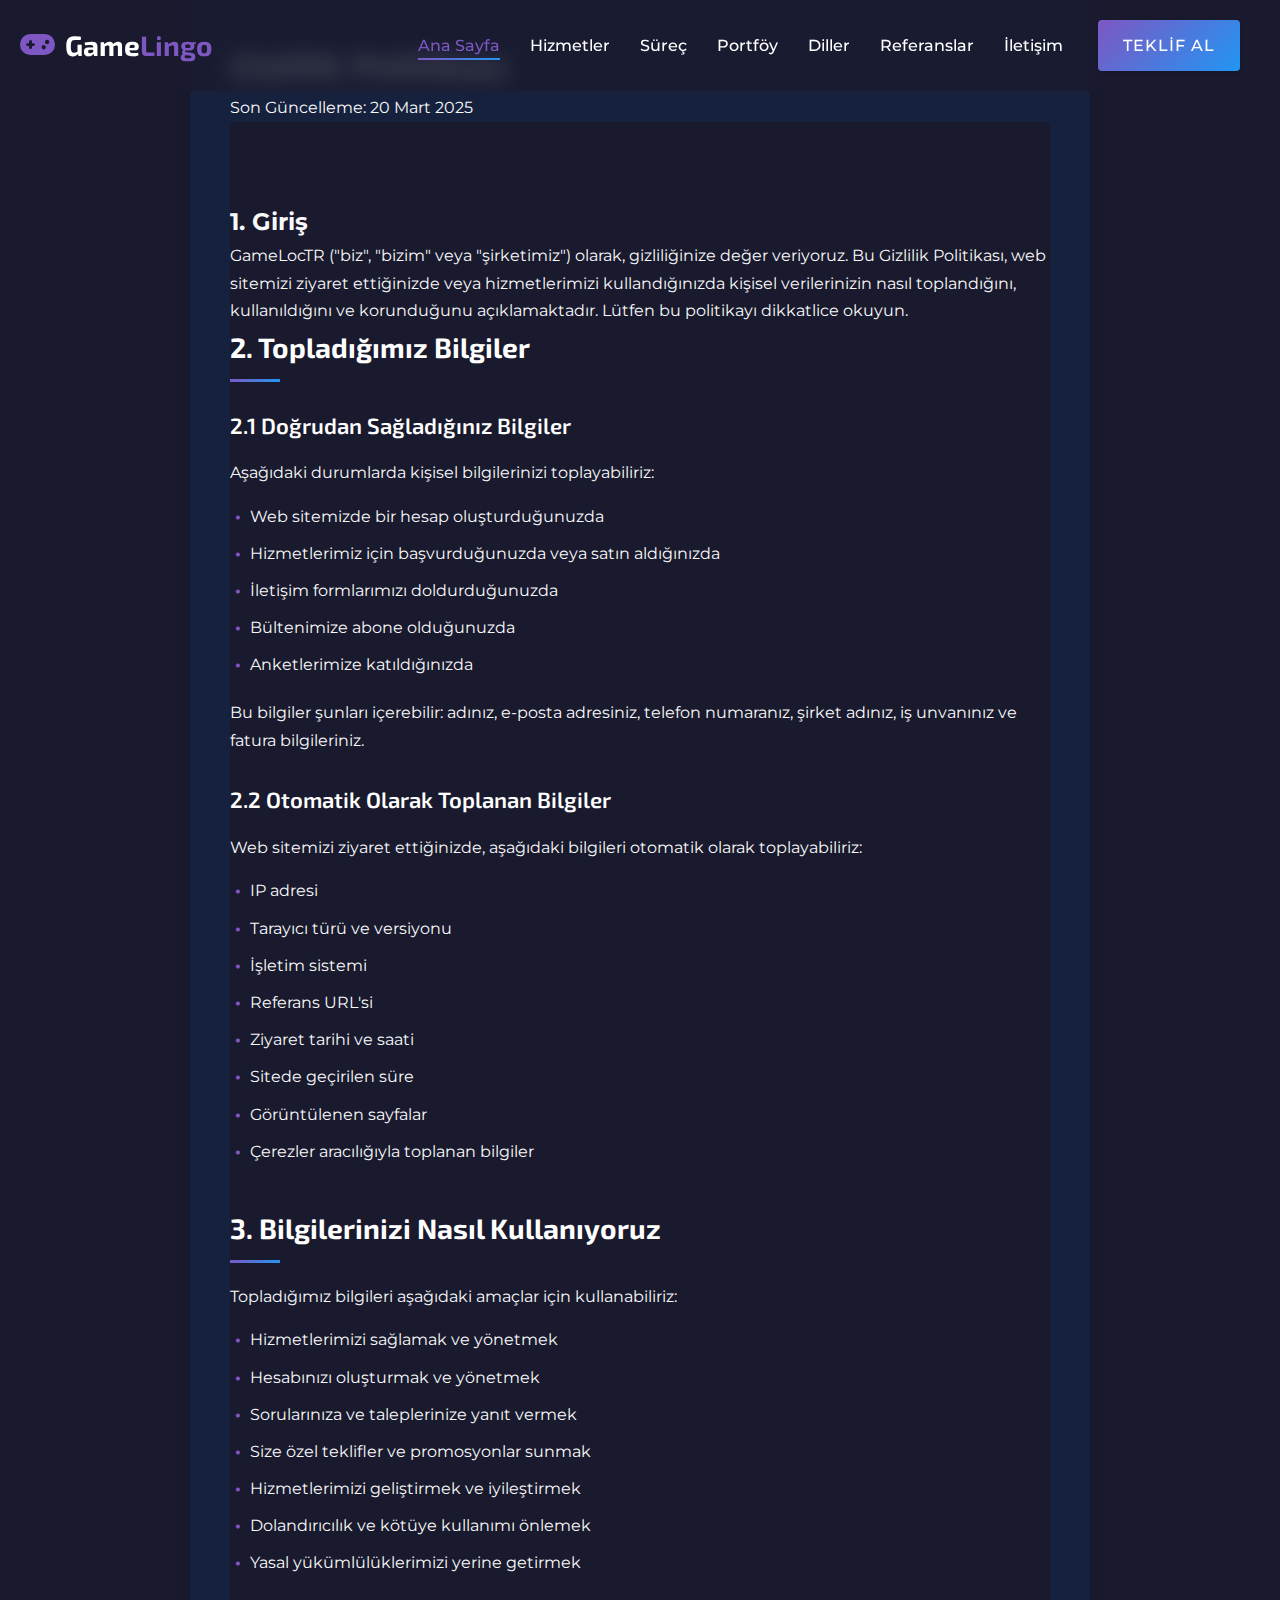
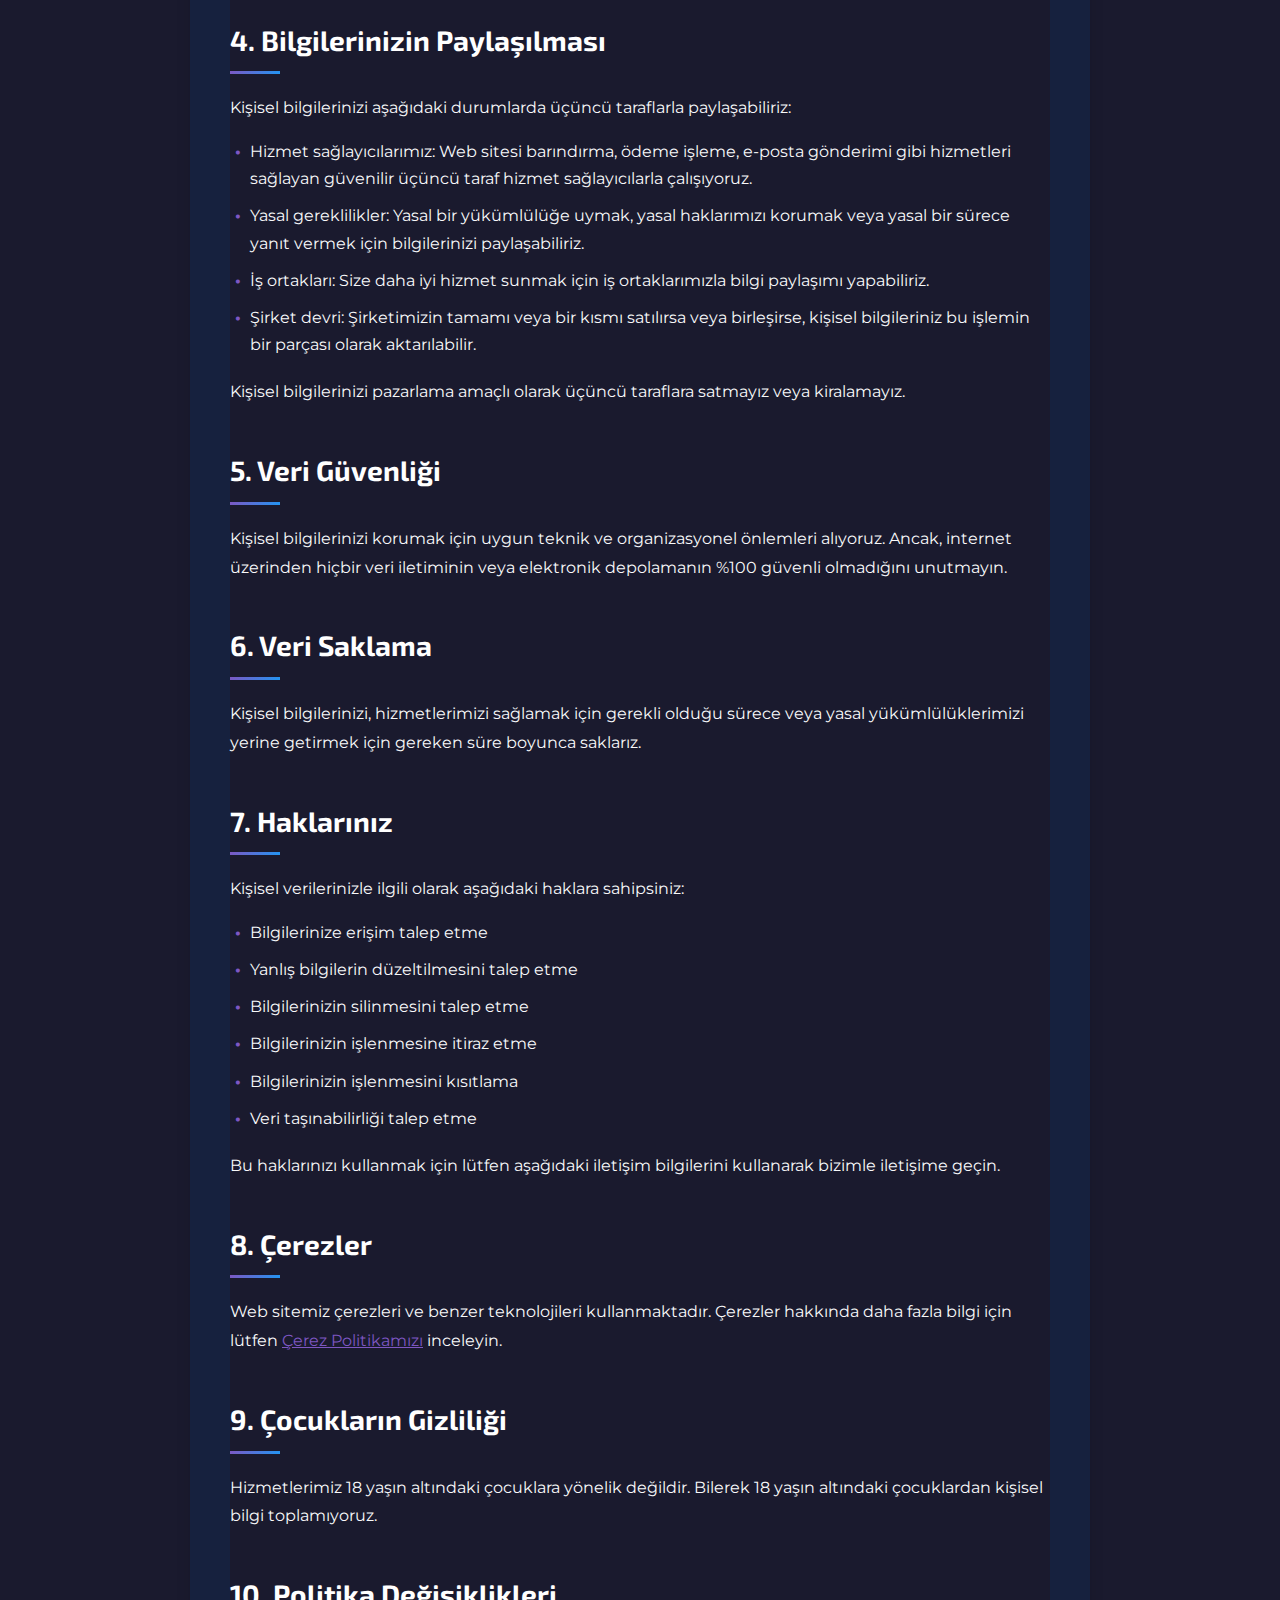
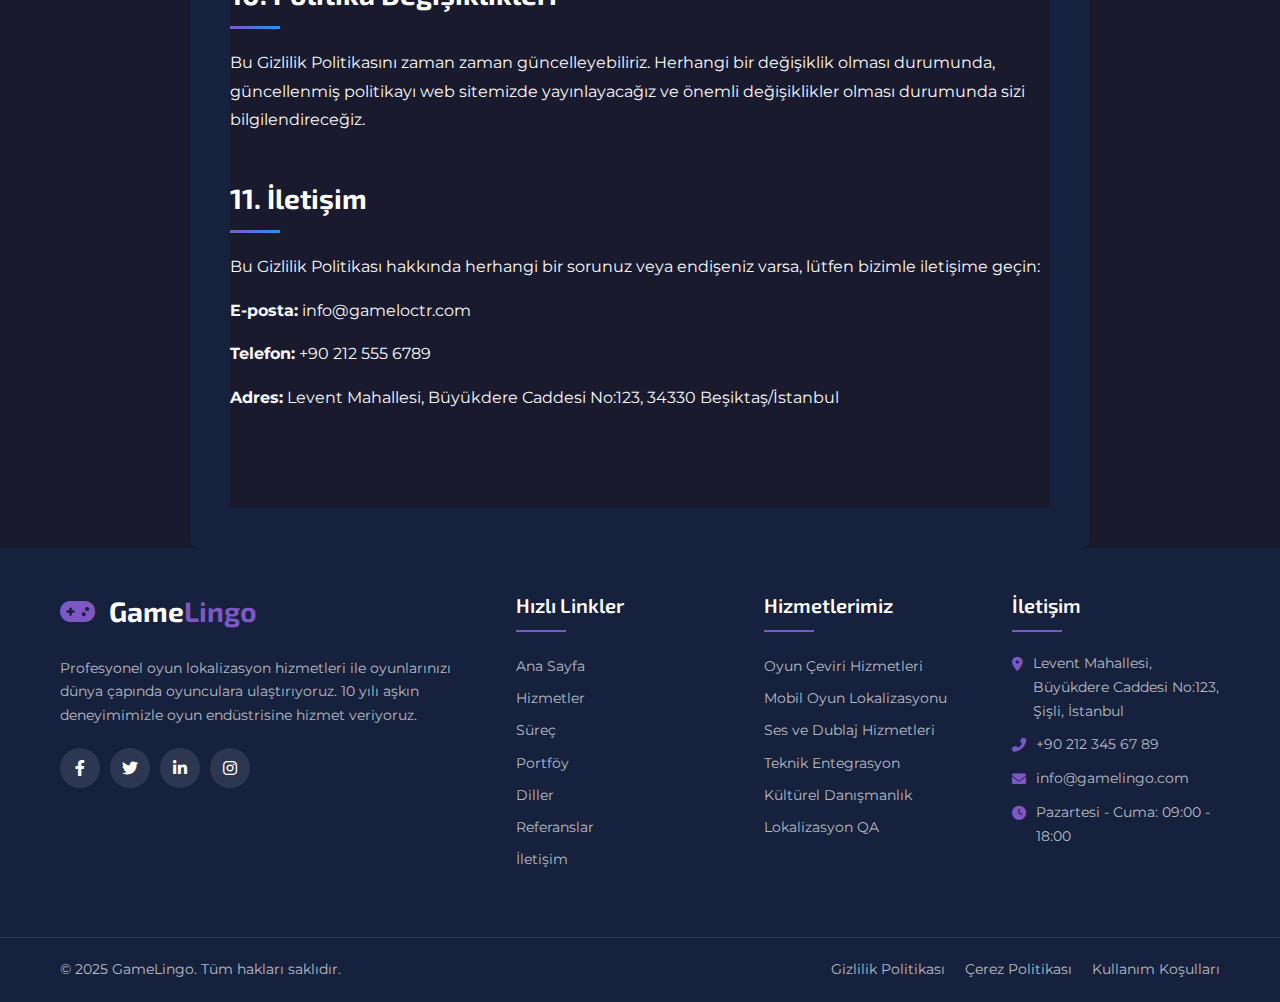
<file: gizlilik-politikasi.html>
<!DOCTYPE html>
<html lang="tr">

<head>
    <meta charset="UTF-8">
    <meta name="viewport" content="width=device-width, initial-scale=1.0">
    <title>Gizlilik Politikası | Oyun Lokalizasyon Hizmetleri</title>
    <link rel="stylesheet" href="css/style.css">
    <link rel="stylesheet" href="css/policy-pages.css">
    <link
        href="https://fonts.googleapis.com/css2?family=Exo+2:wght@300;400;500;600;700&family=Montserrat:wght@300;400;500;600;700&display=swap"
        rel="stylesheet">
    <link rel="stylesheet" href="https://cdnjs.cloudflare.com/ajax/libs/font-awesome/6.0.0-beta3/css/all.min.css">
</head>

<body>
     <!-- Header -->
     <header class="site-header">
        <div class="header-container">
            <div class="logo-container">
                <a href="index.html" class="logo">
                    <span class="logo-icon"><i class="fas fa-gamepad"></i></span>
                    <span class="logo-text">Game<span>Lingo</span></span>
                </a>
            </div>

            <div class="header-right">
                <nav class="main-nav">
                    <ul class="nav-list">
                        <li class="nav-item"><a href="#home" class="nav-link active">Ana Sayfa</a></li>
                        <li class="nav-item"><a href="#services" class="nav-link">Hizmetler</a></li>
                        <li class="nav-item"><a href="#process" class="nav-link">Süreç</a></li>
                        <li class="nav-item"><a href="#portfolio" class="nav-link">Portföy</a></li>
                        <li class="nav-item"><a href="#languages" class="nav-link">Diller</a></li>
                        <li class="nav-item"><a href="#testimonials" class="nav-link">Referanslar</a></li>
                        <li class="nav-item"><a href="#contact" class="nav-link">İletişim</a></li>
                    </ul>
                </nav>

                <div class="header-actions">

                    <a href="#contact" class="btn-contact">Teklif Al</a>

                    <button class="menu-toggle">
                        <span class="hamburger-line"></span>
                        <span class="hamburger-line"></span>
                        <span class="hamburger-line"></span>
                    </button>
                </div>
            </div>
        </div>
    </header>

    <!-- Mobile Menu -->
    <div class="mobile-menu">
        <div class="mobile-menu-header">
            <a href="index.html" class="logo">
                <span class="logo-icon"><i class="fas fa-gamepad"></i></span>
                <span class="logo-text">Game<span>Lingo</span></span>
            </a>
            <button class="mobile-menu-close">
                <i class="fas fa-times"></i>
            </button>
        </div>

        <nav class="mobile-nav">
            <ul class="mobile-nav-list">
                <li class="mobile-nav-item"><a href="#home" class="mobile-nav-link">Ana Sayfa</a></li>
                <li class="mobile-nav-item"><a href="#services" class="mobile-nav-link">Hizmetler</a></li>
                <li class="mobile-nav-item"><a href="#process" class="mobile-nav-link">Süreç</a></li>
                <li class="mobile-nav-item"><a href="#portfolio" class="mobile-nav-link">Portföy</a></li>
                <li class="mobile-nav-item"><a href="#languages" class="mobile-nav-link">Diller</a></li>
                <li class="mobile-nav-item"><a href="#testimonials" class="mobile-nav-link">Referanslar</a></li>
                <li class="mobile-nav-item"><a href="#contact" class="mobile-nav-link">İletişim</a></li>
            </ul>
        </nav>

        <div class="mobile-menu-footer">
            <div class="mobile-language">
                <h4>Dil Seçimi</h4>
                <ul class="mobile-language-list">
                    <li><a href="#" class="active"><span class="flag-icon">🇹🇷</span> Türkçe</a></li>
                    <li><a href="#"><span class="flag-icon">🇬🇧</span> English</a></li>
                    <li><a href="#"><span class="flag-icon">🇩🇪</span> Deutsch</a></li>
                    <li><a href="#"><span class="flag-icon">🇯🇵</span> 日本語</a></li>
                    <li><a href="#"><span class="flag-icon">🇰🇷</span> 한국어</a></li>
                </ul>
            </div>

            <div class="mobile-social">
                <a href="#" class="social-icon"><i class="fab fa-facebook-f"></i></a>
                <a href="#" class="social-icon"><i class="fab fa-twitter"></i></a>
                <a href="#" class="social-icon"><i class="fab fa-linkedin-in"></i></a>
                <a href="#" class="social-icon"><i class="fab fa-instagram"></i></a>
            </div>
        </div>
    </div>

    <main class="policy-container">
        <div class="policy-header">
            <h1>Gizlilik Politikası</h1>
            <p>Son Güncelleme: 20 Mart 2025</p>
        </div>

        <div class="policy-content">
            <section class="policy-sectiosn">
                <h2>1. Giriş</h2>
                <p>GameLocTR ("biz", "bizim" veya "şirketimiz") olarak, gizliliğinize değer veriyoruz. Bu Gizlilik
                    Politikası, web sitemizi ziyaret ettiğinizde veya hizmetlerimizi kullandığınızda kişisel
                    verilerinizin nasıl toplandığını, kullanıldığını ve korunduğunu açıklamaktadır. Lütfen bu politikayı
                    dikkatlice okuyun.</p>
            </section>

            <section class="policy-section">
                <h2>2. Topladığımız Bilgiler</h2>
                <h3>2.1 Doğrudan Sağladığınız Bilgiler</h3>
                <p>Aşağıdaki durumlarda kişisel bilgilerinizi toplayabiliriz:</p>
                <ul>
                    <li>Web sitemizde bir hesap oluşturduğunuzda</li>
                    <li>Hizmetlerimiz için başvurduğunuzda veya satın aldığınızda</li>
                    <li>İletişim formlarımızı doldurduğunuzda</li>
                    <li>Bültenimize abone olduğunuzda</li>
                    <li>Anketlerimize katıldığınızda</li>
                </ul>
                <p>Bu bilgiler şunları içerebilir: adınız, e-posta adresiniz, telefon numaranız, şirket adınız, iş
                    unvanınız ve fatura bilgileriniz.</p>

                <h3>2.2 Otomatik Olarak Toplanan Bilgiler</h3>
                <p>Web sitemizi ziyaret ettiğinizde, aşağıdaki bilgileri otomatik olarak toplayabiliriz:</p>
                <ul>
                    <li>IP adresi</li>
                    <li>Tarayıcı türü ve versiyonu</li>
                    <li>İşletim sistemi</li>
                    <li>Referans URL'si</li>
                    <li>Ziyaret tarihi ve saati</li>
                    <li>Sitede geçirilen süre</li>
                    <li>Görüntülenen sayfalar</li>
                    <li>Çerezler aracılığıyla toplanan bilgiler</li>
                </ul>
            </section>

            <section class="policy-section">
                <h2>3. Bilgilerinizi Nasıl Kullanıyoruz</h2>
                <p>Topladığımız bilgileri aşağıdaki amaçlar için kullanabiliriz:</p>
                <ul>
                    <li>Hizmetlerimizi sağlamak ve yönetmek</li>
                    <li>Hesabınızı oluşturmak ve yönetmek</li>
                    <li>Sorularınıza ve taleplerinize yanıt vermek</li>
                    <li>Size özel teklifler ve promosyonlar sunmak</li>
                    <li>Hizmetlerimizi geliştirmek ve iyileştirmek</li>
                    <li>Dolandırıcılık ve kötüye kullanımı önlemek</li>
                    <li>Yasal yükümlülüklerimizi yerine getirmek</li>
                </ul>
            </section>

            <section class="policy-section">
                <h2>4. Bilgilerinizin Paylaşılması</h2>
                <p>Kişisel bilgilerinizi aşağıdaki durumlarda üçüncü taraflarla paylaşabiliriz:</p>
                <ul>
                    <li>Hizmet sağlayıcılarımız: Web sitesi barındırma, ödeme işleme, e-posta gönderimi gibi hizmetleri
                        sağlayan güvenilir üçüncü taraf hizmet sağlayıcılarla çalışıyoruz.</li>
                    <li>Yasal gereklilikler: Yasal bir yükümlülüğe uymak, yasal haklarımızı korumak veya yasal bir
                        sürece yanıt vermek için bilgilerinizi paylaşabiliriz.</li>
                    <li>İş ortakları: Size daha iyi hizmet sunmak için iş ortaklarımızla bilgi paylaşımı yapabiliriz.
                    </li>
                    <li>Şirket devri: Şirketimizin tamamı veya bir kısmı satılırsa veya birleşirse, kişisel bilgileriniz
                        bu işlemin bir parçası olarak aktarılabilir.</li>
                </ul>
                <p>Kişisel bilgilerinizi pazarlama amaçlı olarak üçüncü taraflara satmayız veya kiralamayız.</p>
            </section>

            <section class="policy-section">
                <h2>5. Veri Güvenliği</h2>
                <p>Kişisel bilgilerinizi korumak için uygun teknik ve organizasyonel önlemleri alıyoruz. Ancak, internet
                    üzerinden hiçbir veri iletiminin veya elektronik depolamanın %100 güvenli olmadığını unutmayın.</p>
            </section>

            <section class="policy-section">
                <h2>6. Veri Saklama</h2>
                <p>Kişisel bilgilerinizi, hizmetlerimizi sağlamak için gerekli olduğu sürece veya yasal
                    yükümlülüklerimizi yerine getirmek için gereken süre boyunca saklarız.</p>
            </section>

            <section class="policy-section">
                <h2>7. Haklarınız</h2>
                <p>Kişisel verilerinizle ilgili olarak aşağıdaki haklara sahipsiniz:</p>
                <ul>
                    <li>Bilgilerinize erişim talep etme</li>
                    <li>Yanlış bilgilerin düzeltilmesini talep etme</li>
                    <li>Bilgilerinizin silinmesini talep etme</li>
                    <li>Bilgilerinizin işlenmesine itiraz etme</li>
                    <li>Bilgilerinizin işlenmesini kısıtlama</li>
                    <li>Veri taşınabilirliği talep etme</li>
                </ul>
                <p>Bu haklarınızı kullanmak için lütfen aşağıdaki iletişim bilgilerini kullanarak bizimle iletişime
                    geçin.</p>
            </section>

            <section class="policy-section">
                <h2>8. Çerezler</h2>
                <p>Web sitemiz çerezleri ve benzer teknolojileri kullanmaktadır. Çerezler hakkında daha fazla bilgi için
                    lütfen <a href="cerez-politikasi.html">Çerez Politikamızı</a> inceleyin.</p>
            </section>

            <section class="policy-section">
                <h2>9. Çocukların Gizliliği</h2>
                <p>Hizmetlerimiz 18 yaşın altındaki çocuklara yönelik değildir. Bilerek 18 yaşın altındaki çocuklardan
                    kişisel bilgi toplamıyoruz.</p>
            </section>

            <section class="policy-section">
                <h2>10. Politika Değişiklikleri</h2>
                <p>Bu Gizlilik Politikasını zaman zaman güncelleyebiliriz. Herhangi bir değişiklik olması durumunda,
                    güncellenmiş politikayı web sitemizde yayınlayacağız ve önemli değişiklikler olması durumunda sizi
                    bilgilendireceğiz.</p>
            </section>

            <section class="policy-section">
                <h2>11. İletişim</h2>
                <p>Bu Gizlilik Politikası hakkında herhangi bir sorunuz veya endişeniz varsa, lütfen bizimle iletişime
                    geçin:</p>
                <div class="contact-info">
                    <p><strong>E-posta:</strong> info@gameloctr.com</p>
                    <p><strong>Telefon:</strong> +90 212 555 6789</p>
                    <p><strong>Adres:</strong> Levent Mahallesi, Büyükdere Caddesi No:123, 34330 Beşiktaş/İstanbul</p>
                </div>
            </section>
        </div>
    </main>
   <!-- Footer -->
   <footer class="site-footer">
    <div class="footer-top">
        <div class="container">
            <div class="footer-widgets">
                <div class="footer-widget">
                    <div class="footer-logo">
                        <a href="index.html">
                            <span class="logo-icon"><i class="fas fa-gamepad"></i></span>
                            <span class="logo-text">Game<span>Lingo</span></span>
                        </a>
                    </div>
                    <p class="footer-description">Profesyonel oyun lokalizasyon hizmetleri ile oyunlarınızı dünya
                        çapında oyunculara ulaştırıyoruz. 10 yılı aşkın deneyimimizle oyun endüstrisine hizmet
                        veriyoruz.</p>
                    <div class="footer-social">
                        <a href="#" class="social-icon"><i class="fab fa-facebook-f"></i></a>
                        <a href="#" class="social-icon"><i class="fab fa-twitter"></i></a>
                        <a href="#" class="social-icon"><i class="fab fa-linkedin-in"></i></a>
                        <a href="#" class="social-icon"><i class="fab fa-instagram"></i></a>
                    </div>
                </div>

                <div class="footer-widget">
                    <h3 class="footer-widget-title">Hızlı Linkler</h3>
                    <ul class="footer-links">
                        <li><a href="#home">Ana Sayfa</a></li>
                        <li><a href="#services">Hizmetler</a></li>
                        <li><a href="#process">Süreç</a></li>
                        <li><a href="#portfolio">Portföy</a></li>
                        <li><a href="#languages">Diller</a></li>
                        <li><a href="#testimonials">Referanslar</a></li>
                        <li><a href="#contact">İletişim</a></li>
                    </ul>
                </div>

                <div class="footer-widget">
                    <h3 class="footer-widget-title">Hizmetlerimiz</h3>
                    <ul class="footer-links">
                        <li><a href="#">Oyun Çeviri Hizmetleri</a></li>
                        <li><a href="#">Mobil Oyun Lokalizasyonu</a></li>
                        <li><a href="#">Ses ve Dublaj Hizmetleri</a></li>
                        <li><a href="#">Teknik Entegrasyon</a></li>
                        <li><a href="#">Kültürel Danışmanlık</a></li>
                        <li><a href="#">Lokalizasyon QA</a></li>
                    </ul>
                </div>

                <div class="footer-widget">
                    <h3 class="footer-widget-title">İletişim</h3>
                    <ul class="footer-contact">
                        <li><i class="fas fa-map-marker-alt"></i> Levent Mahallesi, Büyükdere Caddesi No:123, Şişli,
                            İstanbul</li>
                        <li><i class="fas fa-phone-alt"></i> +90 212 345 67 89</li>
                        <li><i class="fas fa-envelope"></i> info@gamelingo.com</li>
                        <li><i class="fas fa-clock"></i> Pazartesi - Cuma: 09:00 - 18:00</li>
                    </ul>
                </div>
            </div>
        </div>
    </div>

    <div class="footer-bottom">
        <div class="container">
            <div class="footer-bottom-content">
                <p class="copyright">&copy; 2025 GameLingo. Tüm hakları saklıdır.</p>
                <div class="footer-bottom-links">
                    <a href="gizlilik-politikasi.html">Gizlilik Politikası</a>
                    <a href="cerez-politikasi.html">Çerez Politikası</a>
                    <a href="kullanim-kosullari.html">Kullanım Koşulları</a>
                </div>
            </div>
        </div>
    </div>
</footer>


    <script src="js/main.js"></script>
</body>

</html>
</file>
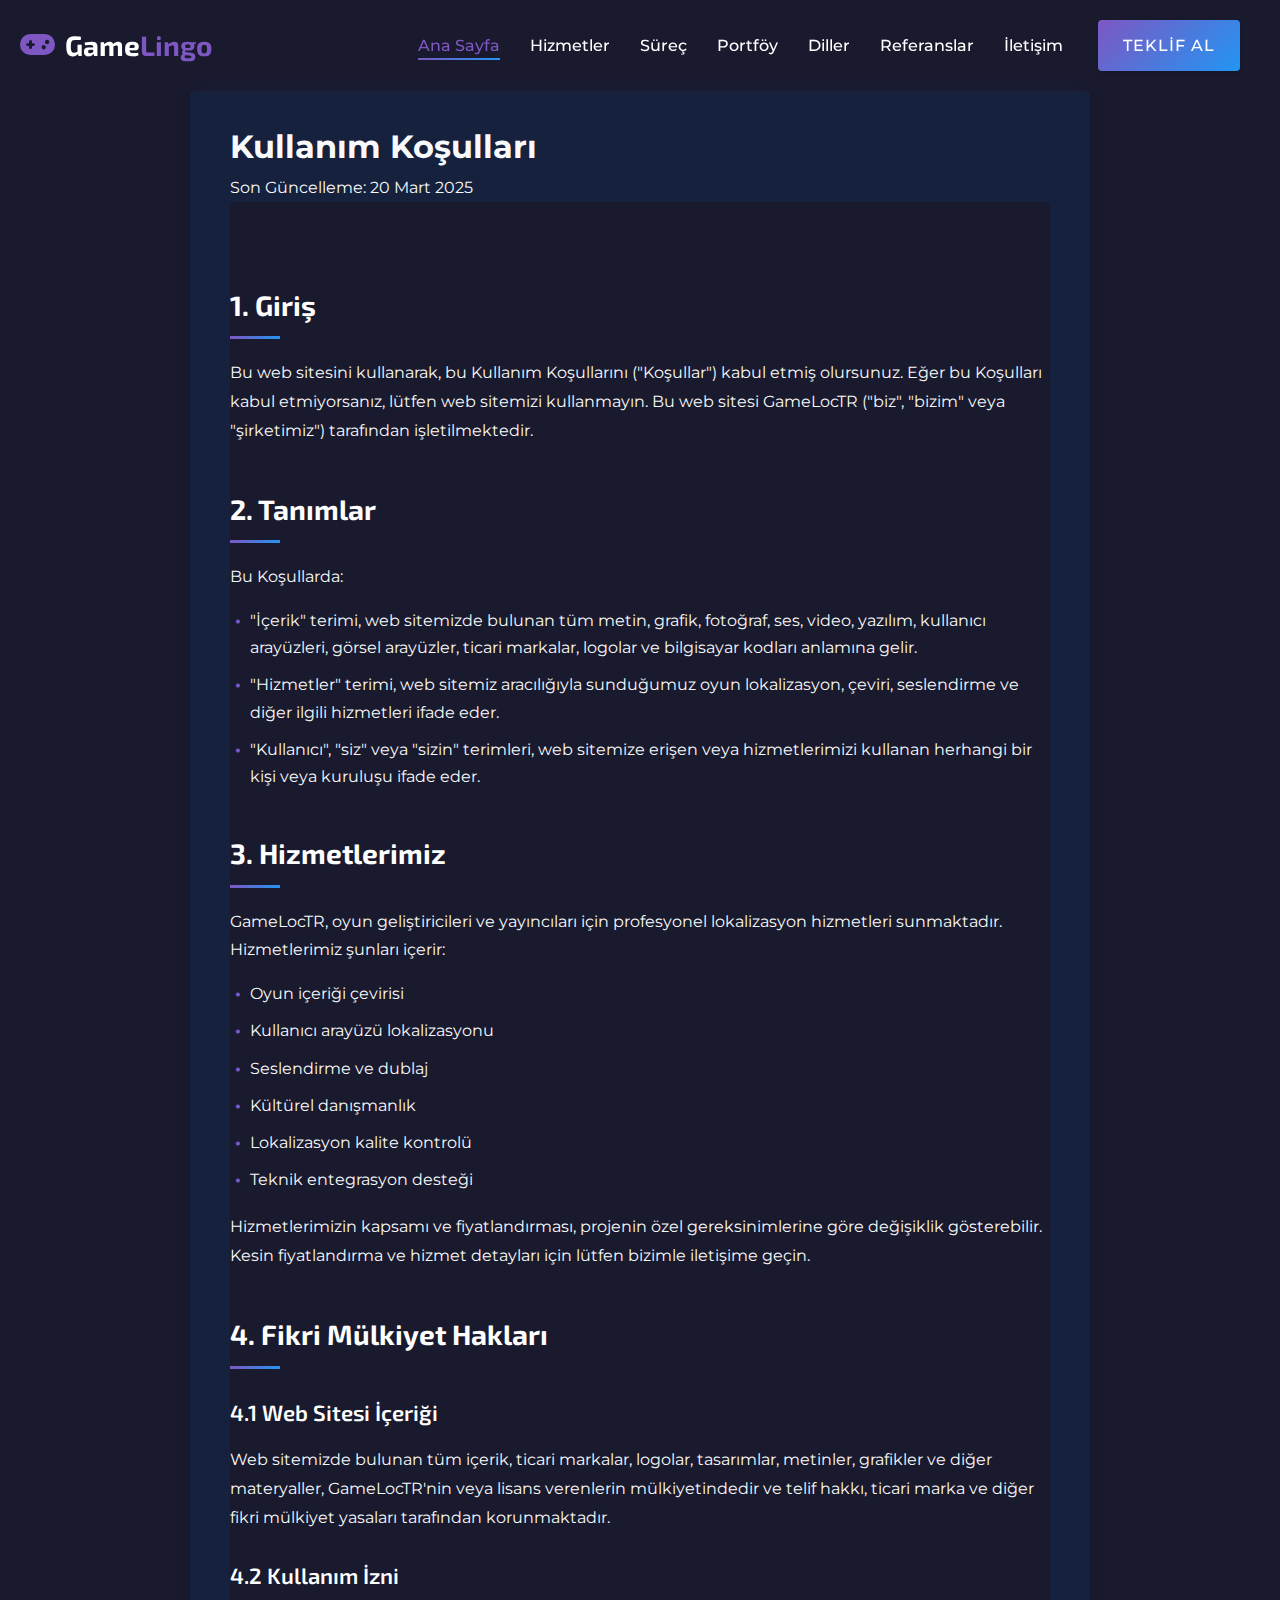
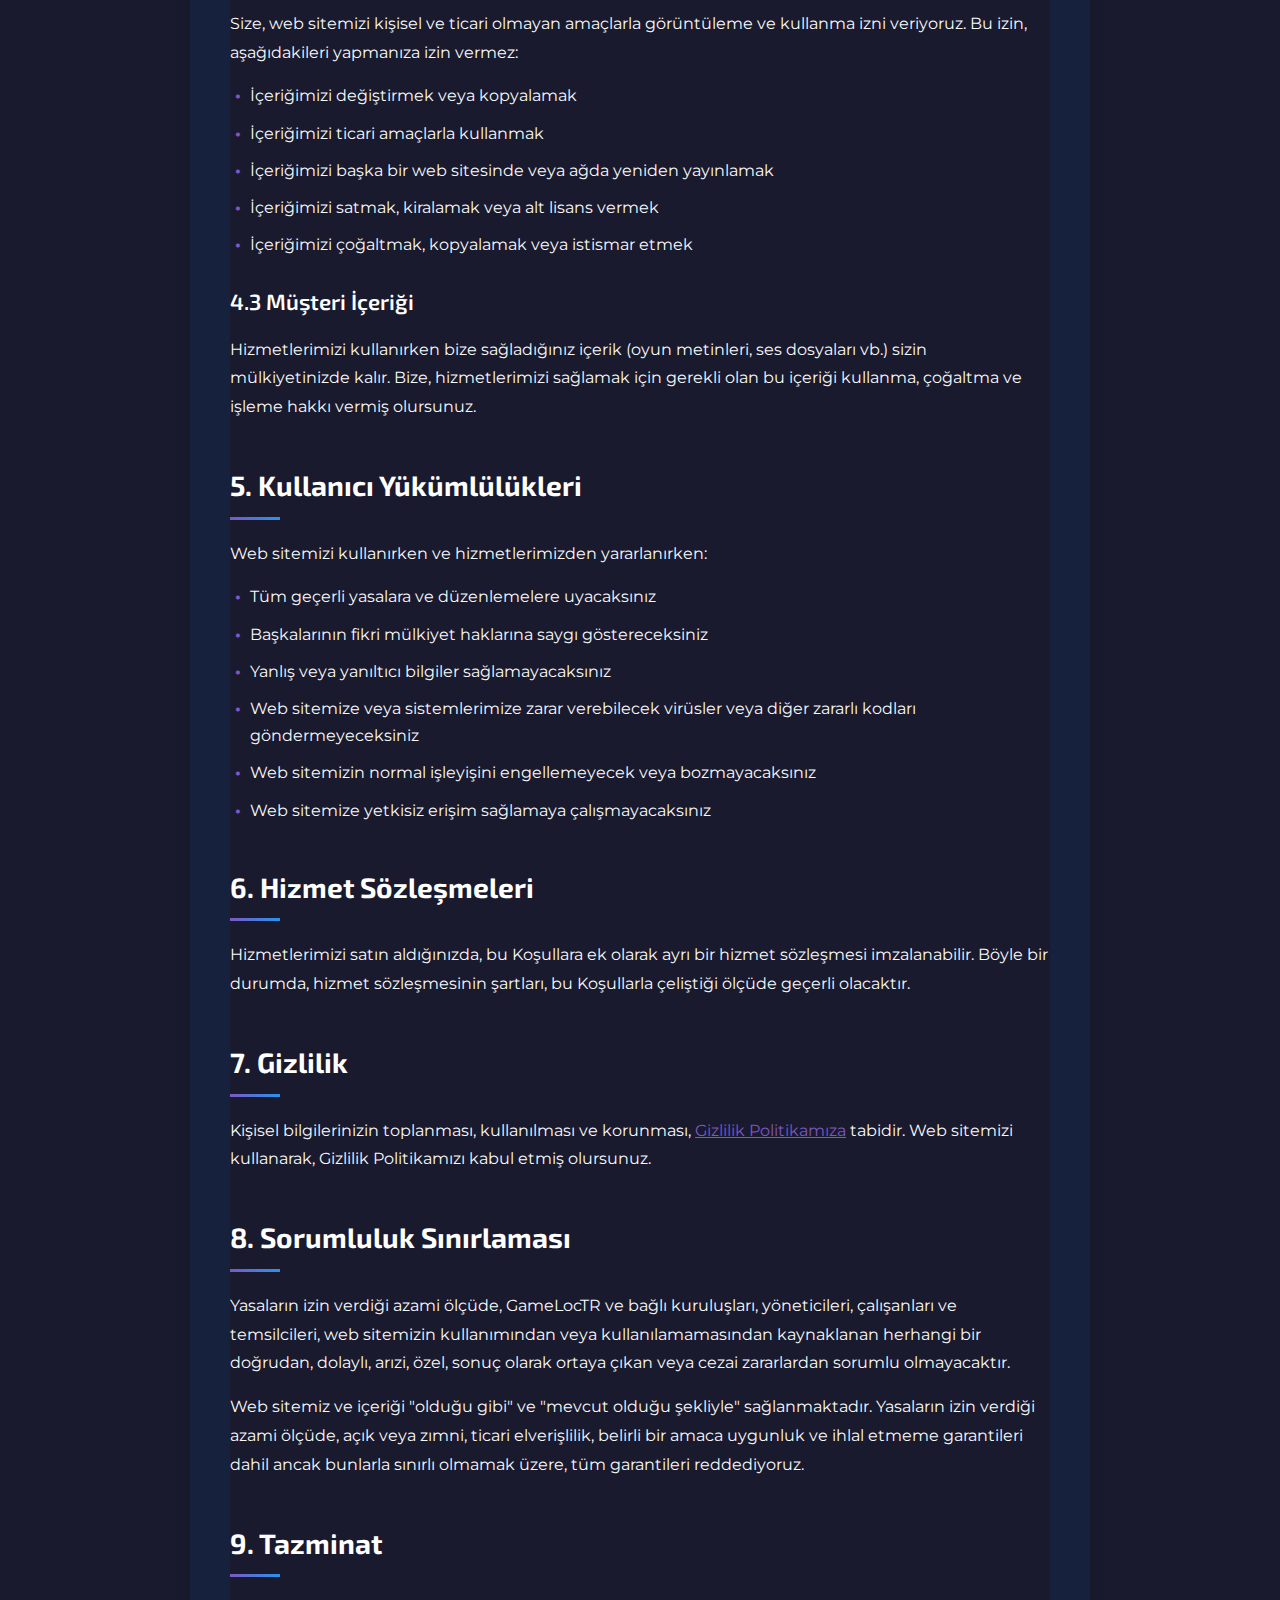
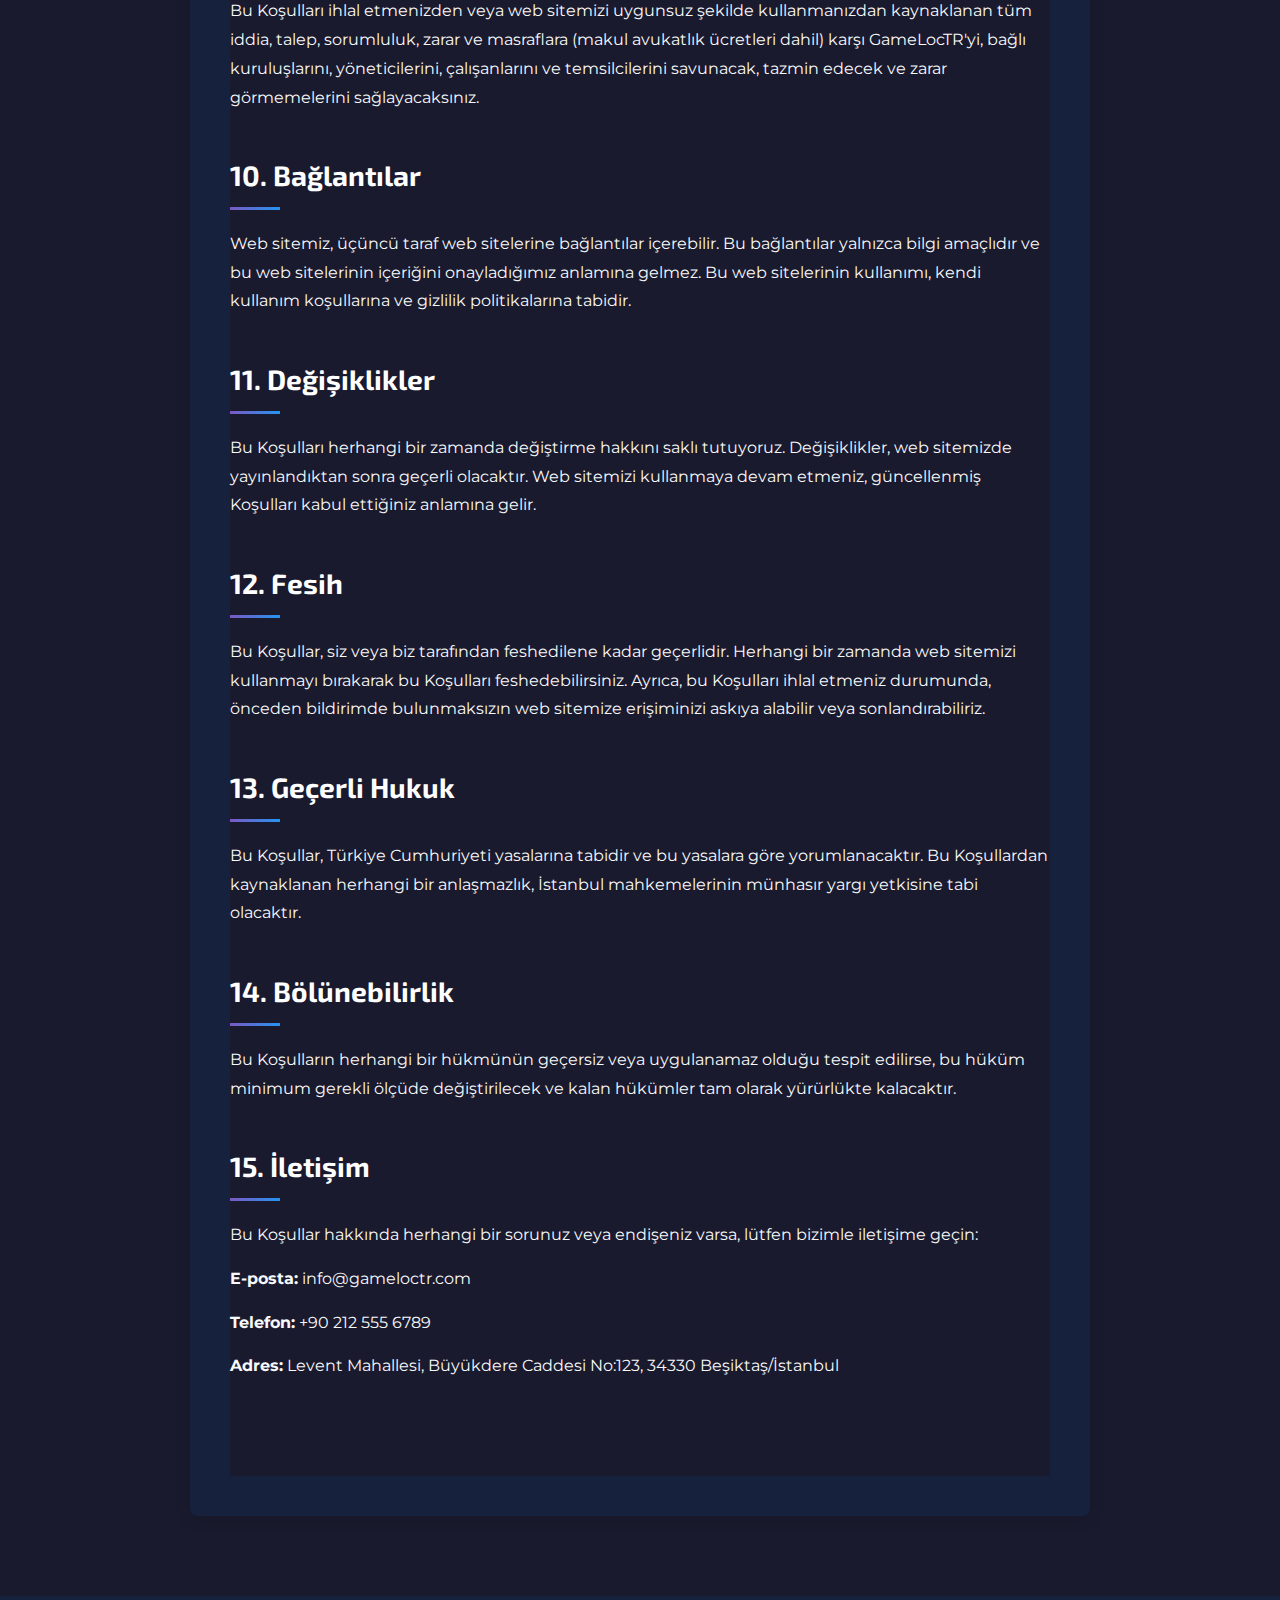
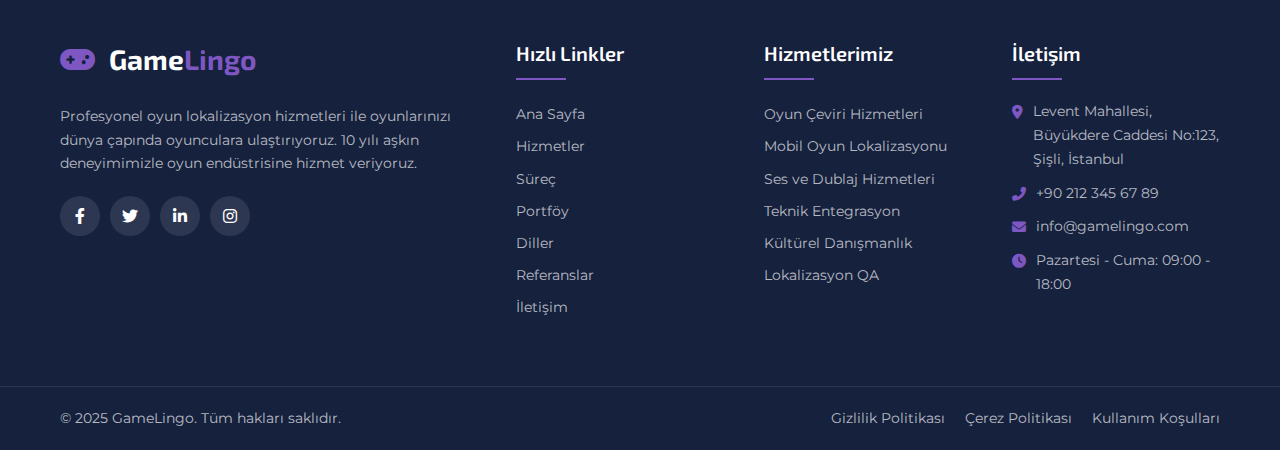
<file: kullanim-kosullari.html>
<!DOCTYPE html>
<html lang="tr">

<head>
    <meta charset="UTF-8">
    <meta name="viewport" content="width=device-width, initial-scale=1.0">
    <title>Kullanım Koşulları | Oyun Lokalizasyon Hizmetleri</title>
    <link rel="stylesheet" href="css/style.css">
    <link rel="stylesheet" href="css/policy-pages.css">
    <link
        href="https://fonts.googleapis.com/css2?family=Exo+2:wght@300;400;500;600;700&family=Montserrat:wght@300;400;500;600;700&display=swap"
        rel="stylesheet">
    <link rel="stylesheet" href="https://cdnjs.cloudflare.com/ajax/libs/font-awesome/6.0.0-beta3/css/all.min.css">
</head>

<body>
    <!-- Header -->
    <header class="site-header">
        <div class="header-container">
            <div class="logo-container">
                <a href="index.html" class="logo">
                    <span class="logo-icon"><i class="fas fa-gamepad"></i></span>
                    <span class="logo-text">Game<span>Lingo</span></span>
                </a>
            </div>

            <div class="header-right">
                <nav class="main-nav">
                    <ul class="nav-list">
                        <li class="nav-item"><a href="#home" class="nav-link active">Ana Sayfa</a></li>
                        <li class="nav-item"><a href="#services" class="nav-link">Hizmetler</a></li>
                        <li class="nav-item"><a href="#process" class="nav-link">Süreç</a></li>
                        <li class="nav-item"><a href="#portfolio" class="nav-link">Portföy</a></li>
                        <li class="nav-item"><a href="#languages" class="nav-link">Diller</a></li>
                        <li class="nav-item"><a href="#testimonials" class="nav-link">Referanslar</a></li>
                        <li class="nav-item"><a href="#contact" class="nav-link">İletişim</a></li>
                    </ul>
                </nav>

                <div class="header-actions">

                    <a href="#contact" class="btn-contact">Teklif Al</a>

                    <button class="menu-toggle">
                        <span class="hamburger-line"></span>
                        <span class="hamburger-line"></span>
                        <span class="hamburger-line"></span>
                    </button>
                </div>
            </div>
        </div>
    </header>

    <!-- Mobile Menu -->
    <div class="mobile-menu">
        <div class="mobile-menu-header">
            <a href="index.html" class="logo">
                <span class="logo-icon"><i class="fas fa-gamepad"></i></span>
                <span class="logo-text">Game<span>Lingo</span></span>
            </a>
            <button class="mobile-menu-close">
                <i class="fas fa-times"></i>
            </button>
        </div>

        <nav class="mobile-nav">
            <ul class="mobile-nav-list">
                <li class="mobile-nav-item"><a href="#home" class="mobile-nav-link">Ana Sayfa</a></li>
                <li class="mobile-nav-item"><a href="#services" class="mobile-nav-link">Hizmetler</a></li>
                <li class="mobile-nav-item"><a href="#process" class="mobile-nav-link">Süreç</a></li>
                <li class="mobile-nav-item"><a href="#portfolio" class="mobile-nav-link">Portföy</a></li>
                <li class="mobile-nav-item"><a href="#languages" class="mobile-nav-link">Diller</a></li>
                <li class="mobile-nav-item"><a href="#testimonials" class="mobile-nav-link">Referanslar</a></li>
                <li class="mobile-nav-item"><a href="#contact" class="mobile-nav-link">İletişim</a></li>
            </ul>
        </nav>

        <div class="mobile-menu-footer">
            <div class="mobile-language">
                <h4>Dil Seçimi</h4>
                <ul class="mobile-language-list">
                    <li><a href="#" class="active"><span class="flag-icon">🇹🇷</span> Türkçe</a></li>
                    <li><a href="#"><span class="flag-icon">🇬🇧</span> English</a></li>
                    <li><a href="#"><span class="flag-icon">🇩🇪</span> Deutsch</a></li>
                    <li><a href="#"><span class="flag-icon">🇯🇵</span> 日本語</a></li>
                    <li><a href="#"><span class="flag-icon">🇰🇷</span> 한국어</a></li>
                </ul>
            </div>

            <div class="mobile-social">
                <a href="#" class="social-icon"><i class="fab fa-facebook-f"></i></a>
                <a href="#" class="social-icon"><i class="fab fa-twitter"></i></a>
                <a href="#" class="social-icon"><i class="fab fa-linkedin-in"></i></a>
                <a href="#" class="social-icon"><i class="fab fa-instagram"></i></a>
            </div>
        </div>
    </div>

    <div class="policy-content">
        <main class="policy-container">
            <div class="policy-header">
                <h1>Kullanım Koşulları</h1>
                <p>Son Güncelleme: 20 Mart 2025</p>
            </div>

            <div class="policy-content">
                <section class="policy-section">
                    <h2>1. Giriş</h2>
                    <p>Bu web sitesini kullanarak, bu Kullanım Koşullarını ("Koşullar") kabul etmiş olursunuz. Eğer bu
                        Koşulları kabul etmiyorsanız, lütfen web sitemizi kullanmayın. Bu web sitesi GameLocTR ("biz",
                        "bizim" veya "şirketimiz") tarafından işletilmektedir.</p>
                </section>

                <section class="policy-section">
                    <h2>2. Tanımlar</h2>
                    <p>Bu Koşullarda:</p>
                    <ul>
                        <li>"İçerik" terimi, web sitemizde bulunan tüm metin, grafik, fotoğraf, ses, video, yazılım,
                            kullanıcı arayüzleri, görsel arayüzler, ticari markalar, logolar ve bilgisayar kodları
                            anlamına gelir.</li>
                        <li>"Hizmetler" terimi, web sitemiz aracılığıyla sunduğumuz oyun lokalizasyon, çeviri,
                            seslendirme ve diğer ilgili hizmetleri ifade eder.</li>
                        <li>"Kullanıcı", "siz" veya "sizin" terimleri, web sitemize erişen veya hizmetlerimizi kullanan
                            herhangi bir kişi veya kuruluşu ifade eder.</li>
                    </ul>
                </section>

                <section class="policy-section">
                    <h2>3. Hizmetlerimiz</h2>
                    <p>GameLocTR, oyun geliştiricileri ve yayıncıları için profesyonel lokalizasyon hizmetleri
                        sunmaktadır. Hizmetlerimiz şunları içerir:</p>
                    <ul>
                        <li>Oyun içeriği çevirisi</li>
                        <li>Kullanıcı arayüzü lokalizasyonu</li>
                        <li>Seslendirme ve dublaj</li>
                        <li>Kültürel danışmanlık</li>
                        <li>Lokalizasyon kalite kontrolü</li>
                        <li>Teknik entegrasyon desteği</li>
                    </ul>
                    <p>Hizmetlerimizin kapsamı ve fiyatlandırması, projenin özel gereksinimlerine göre değişiklik
                        gösterebilir. Kesin fiyatlandırma ve hizmet detayları için lütfen bizimle iletişime geçin.</p>
                </section>

                <section class="policy-section">
                    <h2>4. Fikri Mülkiyet Hakları</h2>
                    <h3>4.1 Web Sitesi İçeriği</h3>
                    <p>Web sitemizde bulunan tüm içerik, ticari markalar, logolar, tasarımlar, metinler, grafikler ve
                        diğer materyaller, GameLocTR'nin veya lisans verenlerin mülkiyetindedir ve telif hakkı, ticari
                        marka ve diğer fikri mülkiyet yasaları tarafından korunmaktadır.</p>

                    <h3>4.2 Kullanım İzni</h3>
                    <p>Size, web sitemizi kişisel ve ticari olmayan amaçlarla görüntüleme ve kullanma izni veriyoruz. Bu
                        izin, aşağıdakileri yapmanıza izin vermez:</p>
                    <ul>
                        <li>İçeriğimizi değiştirmek veya kopyalamak</li>
                        <li>İçeriğimizi ticari amaçlarla kullanmak</li>
                        <li>İçeriğimizi başka bir web sitesinde veya ağda yeniden yayınlamak</li>
                        <li>İçeriğimizi satmak, kiralamak veya alt lisans vermek</li>
                        <li>İçeriğimizi çoğaltmak, kopyalamak veya istismar etmek</li>
                    </ul>

                    <h3>4.3 Müşteri İçeriği</h3>
                    <p>Hizmetlerimizi kullanırken bize sağladığınız içerik (oyun metinleri, ses dosyaları vb.) sizin
                        mülkiyetinizde kalır. Bize, hizmetlerimizi sağlamak için gerekli olan bu içeriği kullanma,
                        çoğaltma ve işleme hakkı vermiş olursunuz.</p>
                </section>

                <section class="policy-section">
                    <h2>5. Kullanıcı Yükümlülükleri</h2>
                    <p>Web sitemizi kullanırken ve hizmetlerimizden yararlanırken:</p>
                    <ul>
                        <li>Tüm geçerli yasalara ve düzenlemelere uyacaksınız</li>
                        <li>Başkalarının fikri mülkiyet haklarına saygı göstereceksiniz</li>
                        <li>Yanlış veya yanıltıcı bilgiler sağlamayacaksınız</li>
                        <li>Web sitemize veya sistemlerimize zarar verebilecek virüsler veya diğer zararlı kodları
                            göndermeyeceksiniz</li>
                        <li>Web sitemizin normal işleyişini engellemeyecek veya bozmayacaksınız</li>
                        <li>Web sitemize yetkisiz erişim sağlamaya çalışmayacaksınız</li>
                    </ul>
                </section>

                <section class="policy-section">
                    <h2>6. Hizmet Sözleşmeleri</h2>
                    <p>Hizmetlerimizi satın aldığınızda, bu Koşullara ek olarak ayrı bir hizmet sözleşmesi
                        imzalanabilir. Böyle bir durumda, hizmet sözleşmesinin şartları, bu Koşullarla çeliştiği ölçüde
                        geçerli olacaktır.</p>
                </section>

                <section class="policy-section">
                    <h2>7. Gizlilik</h2>
                    <p>Kişisel bilgilerinizin toplanması, kullanılması ve korunması, <a
                            href="gizlilik-politikasi.html">Gizlilik Politikamıza</a> tabidir. Web sitemizi kullanarak,
                        Gizlilik Politikamızı kabul etmiş olursunuz.</p>
                </section>

                <section class="policy-section">
                    <h2>8. Sorumluluk Sınırlaması</h2>
                    <p>Yasaların izin verdiği azami ölçüde, GameLocTR ve bağlı kuruluşları, yöneticileri, çalışanları ve
                        temsilcileri, web sitemizin kullanımından veya kullanılamamasından kaynaklanan herhangi bir
                        doğrudan, dolaylı, arızi, özel, sonuç olarak ortaya çıkan veya cezai zararlardan sorumlu
                        olmayacaktır.</p>
                    <p>Web sitemiz ve içeriği "olduğu gibi" ve "mevcut olduğu şekliyle" sağlanmaktadır. Yasaların izin
                        verdiği azami ölçüde, açık veya zımni, ticari elverişlilik, belirli bir amaca uygunluk ve ihlal
                        etmeme garantileri dahil ancak bunlarla sınırlı olmamak üzere, tüm garantileri reddediyoruz.</p>
                </section>

                <section class="policy-section">
                    <h2>9. Tazminat</h2>
                    <p>Bu Koşulları ihlal etmenizden veya web sitemizi uygunsuz şekilde kullanmanızdan kaynaklanan tüm
                        iddia, talep, sorumluluk, zarar ve masraflara (makul avukatlık ücretleri dahil) karşı
                        GameLocTR'yi, bağlı kuruluşlarını, yöneticilerini, çalışanlarını ve temsilcilerini savunacak,
                        tazmin edecek ve zarar görmemelerini sağlayacaksınız.</p>
                </section>

                <section class="policy-section">
                    <h2>10. Bağlantılar</h2>
                    <p>Web sitemiz, üçüncü taraf web sitelerine bağlantılar içerebilir. Bu bağlantılar yalnızca bilgi
                        amaçlıdır ve bu web sitelerinin içeriğini onayladığımız anlamına gelmez. Bu web sitelerinin
                        kullanımı, kendi kullanım koşullarına ve gizlilik politikalarına tabidir.</p>
                </section>

                <section class="policy-section">
                    <h2>11. Değişiklikler</h2>
                    <p>Bu Koşulları herhangi bir zamanda değiştirme hakkını saklı tutuyoruz. Değişiklikler, web
                        sitemizde yayınlandıktan sonra geçerli olacaktır. Web sitemizi kullanmaya devam etmeniz,
                        güncellenmiş Koşulları kabul ettiğiniz anlamına gelir.</p>
                </section>

                <section class="policy-section">
                    <h2>12. Fesih</h2>
                    <p>Bu Koşullar, siz veya biz tarafından feshedilene kadar geçerlidir. Herhangi bir zamanda web
                        sitemizi kullanmayı bırakarak bu Koşulları feshedebilirsiniz. Ayrıca, bu Koşulları ihlal etmeniz
                        durumunda, önceden bildirimde bulunmaksızın web sitemize erişiminizi askıya alabilir veya
                        sonlandırabiliriz.</p>
                </section>

                <section class="policy-section">
                    <h2>13. Geçerli Hukuk</h2>
                    <p>Bu Koşullar, Türkiye Cumhuriyeti yasalarına tabidir ve bu yasalara göre yorumlanacaktır. Bu
                        Koşullardan kaynaklanan herhangi bir anlaşmazlık, İstanbul mahkemelerinin münhasır yargı
                        yetkisine tabi olacaktır.</p>
                </section>

                <section class="policy-section">
                    <h2>14. Bölünebilirlik</h2>
                    <p>Bu Koşulların herhangi bir hükmünün geçersiz veya uygulanamaz olduğu tespit edilirse, bu hüküm
                        minimum gerekli ölçüde değiştirilecek ve kalan hükümler tam olarak yürürlükte kalacaktır.</p>
                </section>

                <section class="policy-section">
                    <h2>15. İletişim</h2>
                    <p>Bu Koşullar hakkında herhangi bir sorunuz veya endişeniz varsa, lütfen bizimle iletişime geçin:
                    </p>
                    <div class="contact-info">
                        <p><strong>E-posta:</strong> info@gameloctr.com</p>
                        <p><strong>Telefon:</strong> +90 212 555 6789</p>
                        <p><strong>Adres:</strong> Levent Mahallesi, Büyükdere Caddesi No:123, 34330 Beşiktaş/İstanbul
                        </p>
                    </div>
                </section>
            </div>
        </main>
    </div>

     <!-- Footer -->
    <footer class="site-footer">
        <div class="footer-top">
            <div class="container">
                <div class="footer-widgets">
                    <div class="footer-widget">
                        <div class="footer-logo">
                            <a href="index.html">
                                <span class="logo-icon"><i class="fas fa-gamepad"></i></span>
                                <span class="logo-text">Game<span>Lingo</span></span>
                            </a>
                        </div>
                        <p class="footer-description">Profesyonel oyun lokalizasyon hizmetleri ile oyunlarınızı dünya
                            çapında oyunculara ulaştırıyoruz. 10 yılı aşkın deneyimimizle oyun endüstrisine hizmet
                            veriyoruz.</p>
                        <div class="footer-social">
                            <a href="#" class="social-icon"><i class="fab fa-facebook-f"></i></a>
                            <a href="#" class="social-icon"><i class="fab fa-twitter"></i></a>
                            <a href="#" class="social-icon"><i class="fab fa-linkedin-in"></i></a>
                            <a href="#" class="social-icon"><i class="fab fa-instagram"></i></a>
                        </div>
                    </div>

                    <div class="footer-widget">
                        <h3 class="footer-widget-title">Hızlı Linkler</h3>
                        <ul class="footer-links">
                            <li><a href="#home">Ana Sayfa</a></li>
                            <li><a href="#services">Hizmetler</a></li>
                            <li><a href="#process">Süreç</a></li>
                            <li><a href="#portfolio">Portföy</a></li>
                            <li><a href="#languages">Diller</a></li>
                            <li><a href="#testimonials">Referanslar</a></li>
                            <li><a href="#contact">İletişim</a></li>
                        </ul>
                    </div>

                    <div class="footer-widget">
                        <h3 class="footer-widget-title">Hizmetlerimiz</h3>
                        <ul class="footer-links">
                            <li><a href="#">Oyun Çeviri Hizmetleri</a></li>
                            <li><a href="#">Mobil Oyun Lokalizasyonu</a></li>
                            <li><a href="#">Ses ve Dublaj Hizmetleri</a></li>
                            <li><a href="#">Teknik Entegrasyon</a></li>
                            <li><a href="#">Kültürel Danışmanlık</a></li>
                            <li><a href="#">Lokalizasyon QA</a></li>
                        </ul>
                    </div>

                    <div class="footer-widget">
                        <h3 class="footer-widget-title">İletişim</h3>
                        <ul class="footer-contact">
                            <li><i class="fas fa-map-marker-alt"></i> Levent Mahallesi, Büyükdere Caddesi No:123, Şişli,
                                İstanbul</li>
                            <li><i class="fas fa-phone-alt"></i> +90 212 345 67 89</li>
                            <li><i class="fas fa-envelope"></i> info@gamelingo.com</li>
                            <li><i class="fas fa-clock"></i> Pazartesi - Cuma: 09:00 - 18:00</li>
                        </ul>
                    </div>
                </div>
            </div>
        </div>

        <div class="footer-bottom">
            <div class="container">
                <div class="footer-bottom-content">
                    <p class="copyright">&copy; 2025 GameLingo. Tüm hakları saklıdır.</p>
                    <div class="footer-bottom-links">
                        <a href="gizlilik-politikasi.html">Gizlilik Politikası</a>
                        <a href="cerez-politikasi.html">Çerez Politikası</a>
                        <a href="kullanim-kosullari.html">Kullanım Koşulları</a>
                    </div>
                </div>
            </div>
        </div>
    </footer>


    <script src="js/main.js"></script>
</body>

</html>
</file>
<file: css/style.css>
/* ===== VARIABLES ===== */
:root {
    /* Colors */
    --primary-color: #7e57c2; /* Purple */
    --secondary-color: #2196f3; /* Blue */
    --accent-color: #ff4081; /* Pink */
    --dark-color: #1a1a2e;
    --dark-secondary-color: #16213e;
    --light-color: #f8f9fa;
    --white-color: #ffffff;
    --black-color: #000000;
    --gray-color: #6c757d;
    --gray-dark-color: #343a40;
    --gray-light-color: #e9ecef;
    
    /* Gradients */
    --gradient-primary: linear-gradient(135deg, #7e57c2 0%, #2196f3 100%);
    --gradient-secondary: linear-gradient(135deg, #ff4081 0%, #7e57c2 100%);
    
    /* Typography */
    --heading-font: 'Exo 2', sans-serif;
    --body-font: 'Montserrat', sans-serif;
    
    /* Transitions */
    --transition-fast: 0.3s ease;
    --transition-medium: 0.5s ease;
    --transition-slow: 0.8s ease;
    
    /* Shadows */
    --shadow-small: 0 2px 5px rgba(0, 0, 0, 0.1);
    --shadow-medium: 0 5px 15px rgba(0, 0, 0, 0.1);
    --shadow-large: 0 10px 30px rgba(0, 0, 0, 0.15);
    --shadow-glow: 0 0 15px rgba(126, 87, 194, 0.5);
    
    /* Border Radius */
    --radius-small: 4px;
    --radius-medium: 8px;
    --radius-large: 16px;
    --radius-full: 50%;
    
    /* Spacing */
    --spacing-xs: 0.5rem;
    --spacing-sm: 1rem;
    --spacing-md: 2rem;
    --spacing-lg: 4rem;
    --spacing-xl: 8rem;
  }
  
  /* ===== RESET & BASE STYLES ===== */
  *, *::before, *::after {
    margin: 0;
    padding: 0;
    box-sizing: border-box;
  }
  
  html {
    font-size: 62.5%; /* 1rem = 10px */
    scroll-behavior: smooth;
  }
  
  body {
    font-family: var(--body-font);
    font-size: 1.6rem;
    line-height: 1.7;
    color: var(--light-color);
    background-color: var(--dark-color);
    overflow-x: hidden;
  }
  
  a {
    text-decoration: none;
    color: inherit;
    transition: color var(--transition-fast);
  }
  
  ul, ol {
    list-style: none;
  }
  
  img {
    max-width: 100%;
    height: auto;
    display: block;
  }
  
  button, input, textarea, select {
    font-family: inherit;
    font-size: inherit;
    outline: none;
    border: none;
  }
  
  button {
    cursor: pointer;
    background: none;
  }
  
  .container {
    width: 100%;
    max-width: 1200px;
    margin: 0 auto;
    padding: 0 var(--spacing-md);
  }
  
  .section-padding {
    padding: var(--spacing-xl) 0;
  }
  
  /* ===== UTILITIES ===== */
  .gradient-text {
    background: var(--gradient-primary);
    -webkit-background-clip: text;
    background-clip: text;
    color: transparent;
    display: inline-block;
  }
  
  /* ===== PRELOADER ===== */
  .preloader {
    position: fixed;
    top: 0;
    left: 0;
    width: 100%;
    height: 100%;
    background-color: var(--dark-color);
    display: flex;
    justify-content: center;
    align-items: center;
    z-index: 9999;
    transition: opacity 0.5s ease, visibility 0.5s ease;
  }
  
  .preloader.hidden {
    opacity: 0;
    visibility: hidden;
  }
  
  .preloader-inner {
    display: flex;
    flex-direction: column;
    align-items: center;
  }
  
  .loader {
    display: grid;
    grid-template-columns: repeat(3, 1fr);
    grid-gap: 6px;
    width: 60px;
    height: 60px;
    margin-bottom: var(--spacing-md);
  }
  
  .loader-square {
    position: relative;
    width: 100%;
    height: 100%;
    background: var(--primary-color);
    border-radius: var(--radius-small);
    animation: loader 1.5s linear infinite;
  }
  
  .loader-square:nth-child(1),
  .loader-square:nth-child(2),
  .loader-square:nth-child(3) {
    animation-delay: 0s;
  }
  
  .loader-square:nth-child(4),
  .loader-square:nth-child(5),
  .loader-square:nth-child(6) {
    animation-delay: 0.1s;
  }
  
  .loader-square:nth-child(7),
  .loader-square:nth-child(8),
  .loader-square:nth-child(9) {
    animation-delay: 0.2s;
  }
  
  @keyframes loader {
    0%, 100% {
      opacity: 1;
    }
    50% {
      opacity: 0.5;
      transform: scale(0.8);
    }
  }
  
  .preloader-text {
    font-family: var(--heading-font);
    font-size: 2.4rem;
    color: var(--primary-color);
    letter-spacing: 2px;
  }
  
  /* ===== HEADER ===== */
  .site-header {
    position: fixed;
    top: 0;
    left: 0;
    width: 100%;
    z-index: 1000;
    background-color: rgba(26, 26, 46, 0.8);
    backdrop-filter: blur(10px);
    transition: background-color var(--transition-fast), padding var(--transition-fast);
    padding: 2rem 0;
  }
  
  .site-header.scrolled {
    background-color: var(--dark-color);
    box-shadow: var(--shadow-small);
    padding: 1.5rem 0;
  }
  
  .header-container {
    display: flex;
    justify-content: space-between;
    align-items: center;
    padding: 0 var(--spacing-md);
    max-width: 1400px;
    margin: 0 auto;
  }
  
  .logo-container {
    z-index: 2;
  }
  
  .logo {
    display: flex;
    align-items: center;
  }
  
  .logo-icon {
    font-size: 2.8rem;
    color: var(--primary-color);
    margin-right: 1rem;
    transition: transform var(--transition-fast);
  }
  
  .logo:hover .logo-icon {
    transform: rotate(45deg);
  }
  
  .logo-text {
    font-family: var(--heading-font);
    font-size: 2.8rem;
    font-weight: 700;
    color: var(--white-color);
    transition: color var(--transition-fast);
  }
  
  .logo-text span {
    color: var(--primary-color);
  }
  
  .header-right {
    display: flex;
    align-items: center;
  }
  
  .main-nav {
    margin-right: var(--spacing-md);
  }
  
  .nav-list {
    display: flex;
  }
  
  .nav-item {
    margin: 0 1.5rem;
  }
  
  .nav-link {
    position: relative;
    color: var(--white-color);
    font-weight: 500;
    padding: 0.5rem 0;
    transition: color var(--transition-fast);
  }
  
  .nav-link::after {
    content: '';
    position: absolute;
    bottom: 0;
    left: 0;
    width: 0;
    height: 2px;
    background: var(--gradient-primary);
    transition: width var(--transition-fast);
  }
  
  .nav-link:hover::after,
  .nav-link.active::after {
    width: 100%;
  }
  
  .nav-link:hover,
  .nav-link.active {
    color: var(--primary-color);
  }
  
  .header-actions {
    display: flex;
    align-items: center;
  }
  
  .language-selector {
    position: relative;
    margin-right: var(--spacing-md);
  }
  
  .selected-language {
    display: flex;
    align-items: center;
    color: var(--white-color);
    font-weight: 500;
    cursor: pointer;
    transition: color var(--transition-fast);
  }
  
  .flag-icon {
    margin-right: 0.5rem;
  }
  
  .language-name {
    margin-right: 0.5rem;
  }
  
  .selected-language i {
    font-size: 1.2rem;
    transition: transform var(--transition-fast);
  }
  
  .language-selector:hover .selected-language i {
    transform: rotate(180deg);
  }
  
  .language-dropdown {
    position: absolute;
    top: 100%;
    right: 0;
    background-color: var(--dark-secondary-color);
    border-radius: var(--radius-small);
    box-shadow: var(--shadow-medium);
    padding: 1rem 0;
    min-width: 150px;
    opacity: 0;
    visibility: hidden;
    transform: translateY(10px);
    transition: opacity var(--transition-fast), visibility var(--transition-fast), transform var(--transition-fast);
    z-index: 10;
  }
  
  .language-selector:hover .language-dropdown {
    opacity: 1;
    visibility: visible;
    transform: translateY(0);
  }
  
  .language-dropdown li a {
    display: flex;
    align-items: center;
    padding: 0.8rem 1.5rem;
    color: var(--light-color);
    transition: background-color var(--transition-fast), color var(--transition-fast);
  }
  
  .language-dropdown li a:hover,
  .language-dropdown li a.active {
    background-color: rgba(126, 87, 194, 0.1);
    color: var(--primary-color);
  }
  
  .language-dropdown .flag-icon {
    margin-right: 1rem;
  }
  
  .btn-contact {
    display: inline-block;
    padding: 1.2rem 2.5rem;
    background: var(--gradient-primary);
    color: var(--white-color);
    border-radius: var(--radius-small);
    font-weight: 500;
    text-transform: uppercase;
    letter-spacing: 1px;
    box-shadow: var(--shadow-small);
    transition: all var(--transition-fast);
    margin-right: var(--spacing-md);
  }
  
  .btn-contact:hover {
    transform: translateY(-3px);
    box-shadow: var(--shadow-glow);
  }
  
  .menu-toggle {
    display: none;
    flex-direction: column;
    justify-content: space-between;
    width: 30px;
    height: 20px;
    cursor: pointer;
    z-index: 2;
  }
  
  .hamburger-line {
    display: block;
    width: 100%;
    height: 2px;
    background-color: var(--white-color);
    transition: transform var(--transition-fast), opacity var(--transition-fast), background-color var(--transition-fast);
  }
  
  .menu-toggle.active .hamburger-line:nth-child(1) {
    transform: translateY(9px) rotate(45deg);
  }
  
  .menu-toggle.active .hamburger-line:nth-child(2) {
    opacity: 0;
  }
  
  .menu-toggle.active .hamburger-line:nth-child(3) {
    transform: translateY(-9px) rotate(-45deg);
  }
  
  /* Mobile Menu */
  .mobile-menu {
    position: fixed;
    top: 0;
    right: -100%;
    width: 80%;
    max-width: 400px;
    height: 100vh;
    background-color: var(--dark-secondary-color);
    z-index: 1001;
    padding: 2rem;
    display: flex;
    flex-direction: column;
    transition: right var(--transition-medium);
    box-shadow: var(--shadow-large);
  }
  
  .mobile-menu.show {
    right: 0;
  }
  
  .mobile-menu-header {
    display: flex;
    justify-content: space-between;
    align-items: center;
    margin-bottom: var(--spacing-md);
  }
  
  .mobile-menu-close {
    font-size: 2.4rem;
    color: var(--white-color);
    transition: color var(--transition-fast);
  }
  
  .mobile-menu-close:hover {
    color: var(--primary-color);
  }
  
  .mobile-nav {
    margin-bottom: var(--spacing-md);
    flex-grow: 1;
  }
  
  .mobile-nav-list {
    display: flex;
    flex-direction: column;
  }
  
  .mobile-nav-item {
    margin-bottom: 1.5rem;
  }
  
  .mobile-nav-link {
    display: block;
    padding: 1rem 0;
    color: var(--light-color);
    font-weight: 500;
    border-bottom: 1px solid rgba(255, 255, 255, 0.1);
    transition: color var(--transition-fast);
  }
  
  .mobile-nav-link:hover {
    color: var(--primary-color);
  }
  
  .mobile-menu-footer {
    margin-top: auto;
  }
  
  .mobile-language {
    margin-bottom: var(--spacing-md);
  }
  
  .mobile-language h4 {
    font-size: 1.6rem;
    margin-bottom: 1rem;
    color: var(--white-color);
  }
  
  .mobile-language-list {
    display: flex;
    flex-wrap: wrap;
    gap: 1rem;
  }
  
  .mobile-language-list li a {
    display: flex;
    align-items: center;
    padding: 0.5rem 1rem;
    background-color: rgba(255, 255, 255, 0.1);
    border-radius: var(--radius-small);
    color: var(--light-color);
    font-size: 1.4rem;
    transition: background-color var(--transition-fast), color var(--transition-fast);
  }
  
  .mobile-language-list li a:hover,
  .mobile-language-list li a.active {
    background-color: var(--primary-color);
    color: var(--white-color);
  }
  
  .mobile-language-list .flag-icon {
    margin-right: 0.5rem;
  }
  
  .mobile-social {
    display: flex;
    justify-content: center;
    gap: 1.5rem;
  }
  
  .mobile-social .social-icon {
    width: 40px;
    height: 40px;
    background-color: rgba(255, 255, 255, 0.1);
    border-radius: 50%;
    display: flex;
    justify-content: center;
    align-items: center;
    color: var(--white-color);
    transition: background-color var(--transition-fast), color var(--transition-fast);
  }
  
  .mobile-social .social-icon:hover {
    background-color: var(--primary-color);
    color: var(--white-color);
  }
  
  /* ===== HERO SECTION ===== */
  .hero-section {
    position: relative;
    height: 100vh;
    min-height: 700px;
    display: flex;
    align-items: center;
    overflow: hidden;
    background-color: var(--dark-color);
  }
  
  .hero-particles {
    position: absolute;
    top: 0;
    left: 0;
    width: 100%;
    height: 100%;
    z-index: 1;
  }
  
  .hero-content {
    position: relative;
    z-index: 2;
    max-width: 800px;
    margin: 0 auto;
    text-align: center;
    padding: 0 var(--spacing-md);
  }
  
  .hero-title {
    font-family: var(--heading-font);
    font-size: 5.6rem;
    font-weight: 700;
    line-height: 1.2;
    margin-bottom: var(--spacing-md);
    opacity: 0;
    transform: translateY(30px);
    animation: fadeInUp 1s ease forwards;
    animation-delay: 0.5s;
  }
  
  @keyframes fadeInUp {
    from {
      opacity: 0;
      transform: translateY(30px);
    }
    to {
      opacity: 1;
      transform: translateY(0);
    }
  }
  
  .hero-subtitle {
    font-size: 1.8rem;
    margin-bottom: var(--spacing-md);
    max-width: 600px;
    margin-left: auto;
    margin-right: auto;
    opacity: 0;
    transform: translateY(30px);
    animation: fadeInUp 1s ease forwards;
    animation-delay: 0.7s;
  }
  
  .hero-buttons {
    display: flex;
    justify-content: center;
    gap: var(--spacing-md);
    margin-bottom: var(--spacing-lg);
    opacity: 0;
    transform: translateY(30px);
    animation: fadeInUp 1s ease forwards;
    animation-delay: 0.9s;
  }
  
  .btn {
    display: inline-block;
    padding: 1.2rem 3rem;
    border-radius: var(--radius-small);
    font-weight: 500;
    text-align: center;
    text-transform: uppercase;
    letter-spacing: 1px;
    transition: all var(--transition-fast);
    position: relative;
    overflow: hidden;
    z-index: 1;
  }
  
  .btn::before {
    content: '';
    position: absolute;
    top: 0;
    left: 0;
    width: 0;
    height: 100%;
    background-color: rgba(255, 255, 255, 0.1);
    transition: width var(--transition-fast);
    z-index: -1;
  }
  
  .btn:hover::before {
    width: 100%;
  }
  
  .btn-primary {
    background: var(--gradient-primary);
    color: var(--white-color);
    box-shadow: var(--shadow-small);
  }
  
  .btn-primary:hover {
    transform: translateY(-3px);
    box-shadow: var(--shadow-glow);
  }
  
  .btn-outline {
    background-color: transparent;
    color: var(--white-color);
    border: 2px solid var(--primary-color);
  }
  
  .btn-outline:hover {
    background-color: var(--primary-color);
    color: var(--white-color);
    transform: translateY(-3px);
    box-shadow: var(--shadow-medium);
  }
  
  .btn-block {
    display: block;
    width: 100%;
  }
  
  .btn-text {
    display: inline-flex;
    align-items: center;
    color: var(--primary-color);
    font-weight: 500;
    transition: color var(--transition-fast);
  }
  
  .btn-text i {
    margin-left: 0.5rem;
    transition: transform var(--transition-fast);
  }
  
  .btn-text:hover {
    color: var(--secondary-color);
  }
  
  .btn-text:hover i {
    transform: translateX(5px);
  }
  
  .hero-stats {
    display: flex;
    justify-content: center;
    gap: var(--spacing-lg);
    opacity: 0;
    transform: translateY(30px);
    animation: fadeInUp 1s ease forwards;
    animation-delay: 1.1s;
  }
  
  .stat-item {
    text-align: center;
  }
  
  .stat-number {
    font-family: var(--heading-font);
    font-size: 4rem;
    font-weight: 700;
    color: var(--primary-color);
    margin-bottom: 0.5rem;
  }
  
  .stat-label {
    font-size: 1.4rem;
    color: var(--light-color);
  }
  
  .hero-scroll-down {
    position: absolute;
    bottom: 3rem;
    left: 50%;
    transform: translateX(-50%);
    z-index: 2;
  }
  
  .mouse {
    width: 30px;
    height: 50px;
    border: 2px solid var(--primary-color);
    border-radius: 20px;
    position: relative;
    margin: 0 auto 1rem;
  }
  
  .wheel {
    width: 4px;
    height: 10px;
    background-color: var(--primary-color);
    border-radius: 2px;
    position: absolute;
    top: 10px;
    left: 50%;
    transform: translateX(-50%);
    animation: scroll 2s infinite;
  }
  
  @keyframes scroll {
    0% {
      opacity: 1;
      transform: translateX(-50%) translateY(0);
    }
    100% {
      opacity: 0;
      transform: translateX(-50%) translateY(20px);
    }
  }
  
  .arrow {
    display: flex;
    flex-direction: column;
    align-items: center;
    gap: 5px;
  }
  
  .arrow span {
    display: block;
    width: 10px;
    height: 10px;
    border-bottom: 2px solid var(--primary-color);
    border-right: 2px solid var(--primary-color);
    transform: rotate(45deg);
    animation: arrow 2s infinite;
  }
  
  .arrow span:nth-child(2) {
    animation-delay: 0.2s;
  }
  
  .arrow span:nth-child(3) {
    animation-delay: 0.4s;
  }
  
  @keyframes arrow {
    0% {
      opacity: 0;
      transform: rotate(45deg) translate(-5px, -5px);
    }
    50% {
      opacity: 1;
    }
    100% {
      opacity: 0;
      transform: rotate(45deg) translate(5px, 5px);
    }
  }
  
  /* ===== SECTION HEADER ===== */
  .section-header {
    text-align: center;
    margin-bottom: var(--spacing-lg);
  }
  
  .section-subtitle {
    display: inline-block;
    font-size: 1.6rem;
    font-weight: 500;
    color: var(--primary-color);
    text-transform: uppercase;
    letter-spacing: 3px;
    margin-bottom: var(--spacing-sm);
    position: relative;
  }
  
  .section-subtitle::before,
  .section-subtitle::after {
    content: '';
    position: absolute;
    top: 50%;
    width: 30px;
    height: 1px;
    background-color: var(--primary-color);
  }
  
  .section-subtitle::before {
    left: -40px;
  }
  
  .section-subtitle::after {
    right: -40px;
  }
  
  .section-title {
    font-family: var(--heading-font);
    font-size: 4rem;
    font-weight: 700;
    color: var(--white-color);
    margin-bottom: var(--spacing-sm);
    line-height: 1.2;
  }
  
  .section-description {
    max-width: 700px;
    margin: 0 auto;
    color: var(--gray-color);
    font-size: 1.6rem;
  }
  
  /* ===== SERVICES SECTION ===== */
  .services-section {
    background-color: var(--dark-secondary-color);
  }
  
  .services-grid {
    display: grid;
    grid-template-columns: repeat(3, 1fr);
    gap: var(--spacing-md);
  }
  
  .service-card {
    background-color: var(--dark-color);
    border-radius: var(--radius-medium);
    padding: var(--spacing-md);
    box-shadow: var(--shadow-medium);
    transition: transform var(--transition-fast), box-shadow var(--transition-fast);
    position: relative;
    overflow: hidden;
    z-index: 1;
  }
  
  .service-card::before {
    content: '';
    position: absolute;
    top: 0;
    left: 0;
    width: 100%;
    height: 3px;
    background: var(--gradient-primary);
    z-index: -1;
  }
  
  .service-card:hover {
    transform: translateY(-10px);
    box-shadow: var(--shadow-glow);
  }
  
  .service-icon {
    width: 70px;
    height: 70px;
    background: rgba(126, 87, 194, 0.1);
    border-radius: 50%;
    display: flex;
    justify-content: center;
    align-items: center;
    font-size: 2.8rem;
    color: var(--primary-color);
    margin-bottom: var(--spacing-md);
    transition: transform var(--transition-fast);
  }
  
  .service-card:hover .service-icon {
    transform: rotateY(180deg);
  }
  
  .service-title {
    font-family: var(--heading-font);
    font-size: 2.2rem;
    font-weight: 600;
    margin-bottom: var(--spacing-sm);
    color: var(--white-color);
  }
  
  .service-description {
    color: var(--gray-color);
    margin-bottom: var(--spacing-md);
    font-size: 1.5rem;
  }
  
  .service-features {
    margin-bottom: var(--spacing-md);
  }
  
  .service-features li {
    display: flex;
    align-items: center;
    margin-bottom: 0.8rem;
    color: var(--light-color);
    font-size: 1.4rem;
  }
  
  .service-features li i {
    color: var(--primary-color);
    margin-right: 1rem;
  }
  
  /* ===== PROCESS SECTION ===== */
  .process-section {
    background-color: var(--dark-color);
  }
  
  .process-timeline {
    position: relative;
    max-width: 900px;
    margin: 0 auto;
  }
  
  .process-timeline::before {
    content: '';
    position: absolute;
    top: 0;
    left: 50%;
    transform: translateX(-50%);
    width: 2px;
    height: 100%;
    background: var(--gradient-primary);
  }
  
  .timeline-item {
    position: relative;
    display: flex;
    margin-bottom: var(--spacing-lg);
  }
  
  .timeline-item:nth-child(odd) {
    flex-direction: row-reverse;
  }
  
  .timeline-number {
    position: absolute;
    top: 0;
    left: 50%;
    transform: translateX(-50%);
    width: 50px;
    height: 50px;
    background: var(--gradient-primary);
    border-radius: 50%;
    display: flex;
    justify-content: center;
    align-items: center;
    font-family: var(--heading-font);
    font-size: 1.8rem;
    font-weight: 700;
    color: var(--white-color);
    z-index: 2;
  }
  
  .timeline-content {
    width: 45%;
    background-color: var(--dark-secondary-color);
    border-radius: var(--radius-medium);
    padding: var(--spacing-md);
    box-shadow: var(--shadow-medium);
    position: relative;
  }
  
  .timeline-content::before {
    content: '';
    position: absolute;
    top: 20px;
    width: 20px;
    height: 20px;
    background-color: var(--dark-secondary-color);
    transform: rotate(45deg);
  }
  
  .timeline-item:nth-child(odd) .timeline-content::before {
    left: -10px;
  }
  
  .timeline-item:nth-child(even) .timeline-content::before {
    right: -10px;
  }
  
  .timeline-title {
    font-family: var(--heading-font);
    font-size: 2.2rem;
    font-weight: 600;
    color: var(--white-color);
    margin-bottom: var(--spacing-sm);
  }
  
  .timeline-description {
    color: var(--gray-color);
    margin-bottom: var(--spacing-md);
    font-size: 1.5rem;
  }
  
  .timeline-features li {
    display: flex;
    align-items: center;
    margin-bottom: 0.8rem;
    color: var(--light-color);
    font-size: 1.4rem;
  }
  
  .timeline-features li i {
    color: var(--primary-color);
    margin-right: 1rem;
  }
  
  /* ===== PORTFOLIO SECTION ===== */
  .portfolio-section {
    background-color: var(--dark-secondary-color);
  }
  
  .portfolio-filter {
    display: flex;
    justify-content: center;
    flex-wrap: wrap;
    gap: 1rem;
    margin-bottom: var(--spacing-md);
  }
  
  .filter-btn {
    padding: 1rem 2rem;
    background-color: transparent;
    border: 1px solid var(--gray-light-color);
    border-radius: var(--radius-small);
    color: var(--light-color);
    font-weight: 500;
    transition: all var(--transition-fast);
  }
  
  .filter-btn:hover,
  .filter-btn.active {
    background-color: var(--primary-color);
    border-color: var(--primary-color);
    color: var(--white-color);
  }
  
  .portfolio-grid {
    display: grid;
    grid-template-columns: repeat(3, 1fr);
    gap: var(--spacing-md);
    margin-bottom: var(--spacing-lg);
  }
  
  .portfolio-item {
    position: relative;
    border-radius: var(--radius-medium);
    overflow: hidden;
    box-shadow: var(--shadow-medium);
  }
  
  .portfolio-image {
    position: relative;
    height: 250px;
    overflow: hidden;
  }
  
  .portfolio-image img {
    width: 100%;
    height: 100%;
    object-fit: cover;
    transition: transform var(--transition-medium);
  }
  
  .portfolio-item:hover .portfolio-image img {
    transform: scale(1.1);
  }
  
  .portfolio-overlay {
    position: absolute;
    top: 0;
    left: 0;
    width: 100%;
    height: 100%;
    background: linear-gradient(to bottom, rgba(0, 0, 0, 0.1), rgba(0, 0, 0, 0.8));
    display: flex;
    flex-direction: column;
    justify-content: space-between;
    padding: var(--spacing-md);
    opacity: 0;
    transition: opacity var(--transition-fast);
  }
  
  .portfolio-item:hover .portfolio-overlay {
    opacity: 1;
  }
  
  .portfolio-info {
    transform: translateY(-20px);
    transition: transform var(--transition-fast);
  }
  
  .portfolio-item:hover .portfolio-info {
    transform: translateY(0);
  }
  
  .portfolio-info h3 {
    font-family: var(--heading-font);
    font-size: 2.2rem;
    font-weight: 700;
    color: var(--white-color);
    margin-bottom: 0.5rem;
  }
  
  .portfolio-info p {
    font-size: 1.4rem;
    color: rgba(255, 255, 255, 0.8);
    margin-bottom: 0.5rem;
  }
  
  .portfolio-languages {
    display: inline-block;
    background-color: var(--primary-color);
    color: var(--white-color);
    padding: 0.3rem 1rem;
    border-radius: var(--radius-small);
    font-size: 1.2rem;
  }
  
  .portfolio-link {
    align-self: flex-end;
    width: 50px;
    height: 50px;
    background-color: var(--primary-color);
    border-radius: 50%;
    display: flex;
    justify-content: center;
    align-items: center;
    color: var(--white-color);
    font-size: 1.8rem;
    transform: translateY(20px);
    transition: transform var(--transition-fast), background-color var(--transition-fast);
  }
  
  .portfolio-item:hover .portfolio-link {
    transform: translateY(0);
  }
  
  .portfolio-link:hover {
    background-color: var(--white-color);
    color: var(--primary-color);
  }
  
  .portfolio-more {
    text-align: center;
  }
  
  /* ===== LANGUAGES SECTION ===== */
  .languages-section {
    background-color: var(--dark-color);
  }
  
  .languages-tabs {
    display: flex;
    justify-content: center;
    flex-wrap: wrap;
    gap: 1rem;
    margin-bottom: var(--spacing-md);
  }
  
  .language-tab {
    padding: 1rem 2rem;
    background-color: transparent;
    border: 1px solid var(--gray-light-color);
    border-radius: var(--radius-small);
    color: var(--light-color);
    font-weight: 500;
    transition: all var(--transition-fast);
  }
  
  .language-tab:hover,
  .language-tab.active {
    background-color: var(--primary-color);
    border-color: var(--primary-color);
    color: var(--white-color);
  }
  
  .languages-grid {
    display: grid;
    grid-template-columns: repeat(4, 1fr);
    gap: var(--spacing-md);
    margin-bottom: var(--spacing-md);
  }
  
  .language-card {
    background-color: var(--dark-secondary-color);
    border-radius: var(--radius-medium);
    padding: var(--spacing-md);
    text-align: center;
    box-shadow: var(--shadow-medium);
    transition: transform var(--transition-fast), box-shadow var(--transition-fast);
  }
  
  .language-card:hover {
    transform: translateY(-10px);
    box-shadow: var(--shadow-glow);
  }
  
  .language-flag {
    font-size: 4rem;
    margin-bottom: var(--spacing-sm);
  }
  
  .language-name {
    font-family: var(--heading-font);
    font-size: 2rem;
    font-weight: 600;
    color: var(--white-color);
    margin-bottom: var(--spacing-sm);
  }
  
  .language-info {
    color: var(--gray-color);
    font-size: 1.4rem;
  }
  
  .languages-more {
    text-align: center;
    margin-top: var(--spacing-md);
  }
  
  .languages-more p {
    color: var(--gray-color);
    margin-bottom: var(--spacing-md);
  }
  
  /* ===== TESTIMONIALS SECTION ===== */
  .testimonials-section {
    background-color: var(--dark-secondary-color);
  }
  
  .testimonials-slider {
    position: relative;
    max-width: 900px;
    margin: 0 auto;
    overflow: hidden;
  }
  
  .testimonials-track {
    display: flex;
    transition: transform var(--transition-medium);
  }
  
  .testimonial-slide {
    min-width: 100%;
    padding: 0 var(--spacing-sm);
  }
  
  .testimonial-card {
    background-color: var(--dark-color);
    border-radius: var(--radius-medium);
    padding: var(--spacing-md);
    box-shadow: var(--shadow-medium);
    position: relative;
  }
  
  .testimonial-quote {
    position: absolute;
    top: 2rem;
    left: 2rem;
    font-size: 3rem;
    color: rgba(126, 87, 194, 0.1);
  }
  
  .testimonial-text {
    font-style: italic;
    margin-bottom: var(--spacing-md);
    color: var(--light-color);
    padding-top: 3rem;
  }
  
  .testimonial-author {
    display: flex;
    align-items: center;
  }
  
  .testimonial-author-image {
    width: 60px;
    height: 60px;
    border-radius: 50%;
    overflow: hidden;
    margin-right: var(--spacing-sm);
  }
  
  .testimonial-author-image img {
    width: 100%;
    height: 100%;
    object-fit: cover;
  }
  
  .testimonial-author-info h4 {
    font-family: var(--heading-font);
    font-size: 1.8rem;
    font-weight: 600;
    color: var(--white-color);
    margin-bottom: 0.2rem;
  }
  
  .testimonial-author-info span {
    display: block;
    color: var(--gray-color);
    font-size: 1.4rem;
    margin-bottom: 0.5rem;
  }
  
  .testimonial-rating {
    color: var(--secondary-color);
    font-size: 1.2rem;
  }
  
  .testimonials-controls {
    display: flex;
    justify-content: center;
    align-items: center;
    margin-top: var(--spacing-md);
  }
  
  .testimonial-arrow {
    width: 50px;
    height: 50px;
    border-radius: 50%;
    background-color: var(--dark-color);
    color: var(--primary-color);
    display: flex;
    justify-content: center;
    align-items: center;
    font-size: 1.8rem;
    box-shadow: var(--shadow-small);
    transition: all var(--transition-fast);
    cursor: pointer;
  }
  
  .testimonial-arrow:hover {
    background-color: var(--primary-color);
    color: var(--white-color);
  }
  
  .testimonial-dots {
    display: flex;
    gap: 1rem;
    margin: 0 2rem;
  }
  
  .testimonial-dot {
    width: 12px;
    height: 12px;
    border-radius: 50%;
    background-color: var(--dark-color);
    cursor: pointer;
    transition: all var(--transition-fast);
  }
  
  .testimonial-dot.active {
    background-color: var(--primary-color);
    transform: scale(1.2);
  }
  
  /* ===== CTA SECTION ===== */
  .cta-section {
    background: var(--gradient-primary);
    padding: var(--spacing-lg) 0;
    position: relative;
    overflow: hidden;
  }
  
  .cta-section::before {
    content: '';
    position: absolute;
    top: 0;
    left: 0;
    width: 100%;
    height: 100%;
    background: url('images/pattern.png');
    opacity: 0.1;
  }
  
  .cta-content {
    position: relative;
    z-index: 1;
    text-align: center;
    max-width: 800px;
    margin: 0 auto;
  }
  
  .cta-title {
    font-family: var(--heading-font);
    font-size: 3.6rem;
    font-weight: 700;
    color: var(--white-color);
    margin-bottom: var(--spacing-sm);
  }
  
  .cta-description {
    font-size: 1.8rem;
    color: rgba(255, 255, 255, 0.9);
    margin-bottom: var(--spacing-md);
  }
  
  .cta-buttons {
    display: flex;
    justify-content: center;
    gap: var(--spacing-md);
  }
  
  .cta-section .btn-primary {
    background-color: var(--white-color);
    color: var(--primary-color);
  }
  
  .cta-section .btn-outline {
    border-color: var(--white-color);
    color: var(--white-color);
  }
  
  /* ===== CONTACT SECTION ===== */
  .contact-section {
    background-color: var(--dark-color);
  }
  
  .contact-container {
    display: grid;
    grid-template-columns: 1fr 1fr;
    gap: var(--spacing-lg);
  }
  
  .contact-info {
    display: flex;
    flex-direction: column;
  }
  
  .contact-info-header {
    margin-bottom: var(--spacing-md);
  }
  
  .contact-info-header h3 {
    font-family: var(--heading-font);
    font-size: 2.4rem;
    font-weight: 700;
    color: var(--white-color);
    margin-bottom: var(--spacing-xs);
  }
  
  .contact-info-header p {
    color: var(--gray-color);
  }
  
  .contact-info-content {
    display: flex;
    flex-direction: column;
    gap: var(--spacing-md);
    margin-bottom: var(--spacing-md);
  }
  
  .contact-info-item {
    display: flex;
    align-items: flex-start;
  }
  
  .contact-info-icon {
    width: 50px;
    height: 50px;
    background-color: rgba(126, 87, 194, 0.1);
    border-radius: 50%;
    display: flex;
    justify-content: center;
    align-items: center;
    font-size: 2rem;
    color: var(--primary-color);
    margin-right: var(--spacing-sm);
    flex-shrink: 0;
  }
  
  .contact-info-text h4 {
    font-family: var(--heading-font);
    font-size: 1.8rem;
    font-weight: 600;
    color: var(--white-color);
    margin-bottom: 0.5rem;
  }
  
  .contact-info-text p {
    color: var(--gray-color);
    font-size: 1.4rem;
  }
  
  .contact-social {
    margin-top: auto;
  }
  
  .contact-social h4 {
    font-family: var(--heading-font);
    font-size: 1.8rem;
    font-weight: 600;
    color: var(--white-color);
    margin-bottom: var(--spacing-sm);
  }
  
  .social-links {
    display: flex;
    gap: var(--spacing-sm);
  }
  
  .social-link {
    width: 40px;
    height: 40px;
    background-color: rgba(126, 87, 194, 0.1);
    border-radius: 50%;
    display: flex;
    justify-content: center;
    align-items: center;
    color: var(--primary-color);
    transition: all var(--transition-fast);
  }
  
  .social-link:hover {
    background-color: var(--primary-color);
    color: var(--white-color);
    transform: translateY(-3px);
  }
  
  .contact-form-wrapper {
    background-color: var(--dark-secondary-color);
    border-radius: var(--radius-medium);
    padding: var(--spacing-md);
    box-shadow: var(--shadow-medium);
  }
  
  .contact-form {
    display: flex;
    flex-direction: column;
    gap: var(--spacing-md);
  }
  
  .form-group {
    position: relative;
  }
  
  .form-group label {
    display: block;
    font-size: 1.4rem;
    font-weight: 500;
    margin-bottom: 0.8rem;
    color: var(--white-color);
  }
  
  .form-group input,
  .form-group textarea,
  .form-group select {
    width: 100%;
    padding: 1.2rem;
    border: 1px solid rgba(255, 255, 255, 0.1);
    border-radius: var(--radius-small);
    background-color: rgba(255, 255, 255, 0.05);
    color: var(--white-color);
    transition: border-color var(--transition-fast), box-shadow var(--transition-fast);
  }
  
  .form-group input:focus,
  .form-group textarea:focus,
  .form-group select:focus {
    border-color: var(--primary-color);
    box-shadow: 0 0 0 3px rgba(126, 87, 194, 0.1);
  }
  
  .form-checkbox {
    display: flex;
    align-items: center;
  }
  
  .form-checkbox input {
    width: auto;
    margin-right: 1rem;
  }
  
  .form-checkbox label {
    margin-bottom: 0;
    font-size: 1.4rem;
  }
  
  .form-checkbox a {
    color: var(--primary-color);
    text-decoration: underline;
  }
  
  /* ===== MAP SECTION ===== */
  .map-section {
    height: 450px;
  }
  
  .map-container {
    height: 100%;
  }
  
  .map-container iframe {
    border: none;
  }
  
  /* ===== FOOTER ===== */
  .site-footer {
    background-color: var(--dark-secondary-color);
    color: var(--light-color);
  }
  
  .footer-top {
    padding: var(--spacing-lg) 0;
  }
  
  .footer-widgets {
    display: grid;
    grid-template-columns: 2fr 1fr 1fr 1fr;
    gap: var(--spacing-lg);
  }
  
  .footer-widget {
    margin-bottom: var(--spacing-md);
  }
  
  .footer-logo {
    margin-bottom: var(--spacing-md);
  }
  
  .footer-logo .logo-text {
    color: var(--white-color);
  }
  
  .footer-description {
    color: rgba(255, 255, 255, 0.7);
    margin-bottom: var(--spacing-md);
    font-size: 1.4rem;
  }
  
  .footer-social {
    display: flex;
    gap: var(--spacing-sm);
  }
  
  .footer-social .social-icon {
    width: 40px;
    height: 40px;
    background-color: rgba(255, 255, 255, 0.1);
    border-radius: 50%;
    display: flex;
    justify-content: center;
    align-items: center;
    color: var(--white-color);
    transition: all var(--transition-fast);
  }
  
  .footer-social .social-icon:hover {
    background-color: var(--primary-color);
    transform: translateY(-3px);
  }
  
  .footer-widget-title {
    font-family: var(--heading-font);
    font-size: 2rem;
    font-weight: 600;
    color: var(--white-color);
    margin-bottom: var(--spacing-md);
    position: relative;
    padding-bottom: var(--spacing-sm);
  }
  
  .footer-widget-title::after {
    content: '';
    position: absolute;
    bottom: 0;
    left: 0;
    width: 50px;
    height: 2px;
    background-color: var(--primary-color);
  }
  
  .footer-links li {
    margin-bottom: var(--spacing-xs);
  }
  
  .footer-links li a {
    color: rgba(255, 255, 255, 0.7);
    font-size: 1.4rem;
    transition: all var(--transition-fast);
  }
  
  .footer-links li a:hover {
    color: var(--primary-color);
    padding-left: 5px;
  }
  
  .footer-contact li {
    display: flex;
    align-items: flex-start;
    margin-bottom: var(--spacing-sm);
    color: rgba(255, 255, 255, 0.7);
    font-size: 1.4rem;
  }
  
  .footer-contact li i {
    color: var(--primary-color);
    margin-right: var(--spacing-sm);
    margin-top: 5px;
  }
  
  .footer-bottom {
    padding: var(--spacing-md) 0;
    border-top: 1px solid rgba(255, 255, 255, 0.1);
  }
  
  .footer-bottom-content {
    display: flex;
    justify-content: space-between;
    align-items: center;
  }
  
  .copyright {
    color: rgba(255, 255, 255, 0.7);
    font-size: 1.4rem;
  }
  
  .footer-bottom-links {
    display: flex;
    gap: var(--spacing-md);
  }
  
  .footer-bottom-links a {
    color: rgba(255, 255, 255, 0.7);
    font-size: 1.4rem;
    transition: color var(--transition-fast);
  }
  
  .footer-bottom-links a:hover {
    color: var(--primary-color);
  }
  
  /* ===== COOKIE CONSENT ===== */
  .cookie-consent {
    position: fixed;
    bottom: 2rem;
    left: 2rem;
    max-width: 400px;
    background-color: var(--dark-secondary-color);
    border-radius: var(--radius-medium);
    box-shadow: var(--shadow-large);
    padding: var(--spacing-md);
    z-index: 1000;
    transform: translateY(100%);
    opacity: 0;
    transition: transform var(--transition-medium), opacity var(--transition-medium);
  }
  
  .cookie-consent.show {
    transform: translateY(0);
    opacity: 1;
  }
  
  .cookie-content {
    display: flex;
    flex-direction: column;
  }
  
  .cookie-header {
    display: flex;
    align-items: center;
    margin-bottom: var(--spacing-sm);
  }
  
  .cookie-icon {
    font-size: 2.4rem;
    color: var(--primary-color);
    margin-right: var(--spacing-sm);
  }
  
  .cookie-header h3 {
    font-family: var(--heading-font);
    font-size: 2rem;
    font-weight: 600;
    color: var(--white-color);
  }
  
  .cookie-text {
    font-size: 1.4rem;
    color: var(--gray-color);
    margin-bottom: var(--spacing-md);
  }
  
  .cookie-text a {
    color: var(--primary-color);
    text-decoration: underline;
  }
  
  .cookie-buttons {
    display: flex;
    flex-wrap: wrap;
    gap: 1rem;
  }
  
  /* ===== BACK TO TOP BUTTON ===== */
  .back-to-top {
    position: fixed;
    bottom: 2rem;
    right: 2rem;
    width: 50px;
    height: 50px;
    background-color: var(--primary-color);
    color: var(--white-color);
    border-radius: 50%;
    display: flex;
    justify-content: center;
    align-items: center;
    font-size: 2rem;
    box-shadow: var(--shadow-medium);
    opacity: 0;
    visibility: hidden;
    transform: translateY(20px);
    transition: opacity var(--transition-fast), visibility var(--transition-fast), transform var(--transition-fast), background-color var(--transition-fast);
    z-index: 999;
  }
  
  .back-to-top.show {
    opacity: 1;
    visibility: visible;
    transform: translateY(0);
  }
  
  .back-to-top:hover {
    background-color: var(--secondary-color);
  }
  
  /* ===== ANIMATIONS ===== */
  @keyframes float {
    0% {
      transform: translateY(0);
    }
    50% {
      transform: translateY(-10px);
    }
    100% {
      transform: translateY(0);
    }
  }
  
  @keyframes pulse {
    0% {
      box-shadow: 0 0 0 0 rgba(126, 87, 194, 0.4);
    }
    70% {
      box-shadow: 0 0 0 10px rgba(126, 87, 194, 0);
    }
    100% {
      box-shadow: 0 0 0 0 rgba(126, 87, 194, 0);
    }
  }
  
  /* ===== RESPONSIVE STYLES ===== */
  @media screen and (max-width: 1200px) {
    .services-grid {
      grid-template-columns: repeat(2, 1fr);
    }
    
    .portfolio-grid,
    .languages-grid {
      grid-template-columns: repeat(3, 1fr);
    }
    
    .footer-widgets {
      grid-template-columns: repeat(2, 1fr);
    }
  }
  
  @media screen and (max-width: 992px) {
    html {
      font-size: 55%;
    }
    
    .main-nav {
      display: none;
    }
    
    .menu-toggle {
      display: flex;
    }
    
    .hero-title {
      font-size: 4.8rem;
    }
    
    .hero-stats {
      gap: var(--spacing-md);
    }
    
    .process-timeline::before {
      left: 20px;
    }
    
    .timeline-item {
      flex-direction: row !important;
    }
    
    .timeline-number {
      left: 20px;
    }
    
    .timeline-content {
      width: calc(100% - 60px);
      margin-left: 60px;
    }
    
    .timeline-item:nth-child(odd) .timeline-content::before,
    .timeline-item:nth-child(even) .timeline-content::before {
      left: -10px;
    }
    
    .contact-container {
      grid-template-columns: 1fr;
    }
  }
  
  @media screen and (max-width: 768px) {
    .services-grid {
      grid-template-columns: 1fr;
    }
    
    .portfolio-grid,
    .languages-grid {
      grid-template-columns: repeat(2, 1fr);
    }
    
    .footer-widgets {
      grid-template-columns: 1fr;
    }
    
    .footer-bottom-content {
      flex-direction: column;
      gap: var(--spacing-sm);
      text-align: center;
    }
    
    .hero-stats {
      flex-direction: column;
      gap: var(--spacing-md);
    }
  }
  
  @media screen and (max-width: 576px) {
    .hero-title {
      font-size: 3.6rem;
    }
    
    .hero-buttons {
      flex-direction: column;
      gap: var(--spacing-sm);
    }
    
    .section-title {
      font-size: 3.2rem;
    }
    
    .portfolio-grid,
    .languages-grid {
      grid-template-columns: 1fr;
    }
    
    .cookie-consent {
      left: 1rem;
      right: 1rem;
      max-width: none;
    }
    
    .cta-buttons {
      flex-direction: column;
      gap: var(--spacing-sm);
    }
  }
</file>
<file: css/policy-pages.css>
/* ===== POLICY PAGES STYLES ===== */

/* Page Header */
.page-header {
    background: var(--gradient-primary);
    padding: 12rem 0 6rem;
    text-align: center;
    position: relative;
    overflow: hidden;
  }
  
  .page-header::before {
    content: "";
    position: absolute;
    top: 0;
    left: 0;
    width: 100%;
    height: 100%;
    background: url("../images/pattern.png");
    opacity: 0.1;
  }
  
  .page-title {
    font-family: var(--heading-font);
    font-size: 4.8rem;
    font-weight: 700;
    color: var(--white-color);
    margin-bottom: 2rem;
    position: relative;
  }
  
  .breadcrumbs {
    display: flex;
    justify-content: center;
    align-items: center;
    gap: 1rem;
    color: rgba(255, 255, 255, 0.8);
    font-size: 1.6rem;
    position: relative;
  }
  
  .breadcrumbs a {
    color: var(--white-color);
    transition: color var(--transition-fast);
  }
  
  .breadcrumbs a:hover {
    color: rgba(255, 255, 255, 0.8);
  }
  
  .separator {
    font-size: 1.2rem;
  }
  
  .current-page {
    color: rgba(255, 255, 255, 0.8);
  }
  
  /* Policy Content */
  .policy-content {
    padding: 8rem 0;
    background-color: var(--dark-color);
  }
  
  .policy-container {
    background-color: var(--dark-secondary-color);
    border-radius: var(--radius-medium);
    padding: 4rem;
    box-shadow: var(--shadow-medium);
    max-width: 900px;
    margin: 0 auto;
  }
  
  .policy-last-updated {
    margin-bottom: 3rem;
    padding-bottom: 2rem;
    border-bottom: 1px solid rgba(255, 255, 255, 0.1);
    color: var(--gray-color);
    font-style: italic;
    font-size: 1.4rem;
  }
  
  .policy-section {
    margin-bottom: 4rem;
  }
  
  .policy-section:last-child {
    margin-bottom: 0;
  }
  
  .policy-section h2 {
    font-family: var(--heading-font);
    font-size: 2.8rem;
    font-weight: 700;
    color: var(--white-color);
    margin-bottom: 2rem;
    position: relative;
    padding-bottom: 1rem;
  }
  
  .policy-section h2::after {
    content: "";
    position: absolute;
    bottom: 0;
    left: 0;
    width: 50px;
    height: 3px;
    background: var(--gradient-primary);
  }
  
  .policy-section h3 {
    font-family: var(--heading-font);
    font-size: 2.2rem;
    font-weight: 600;
    color: var(--white-color);
    margin: 2.5rem 0 1.5rem;
  }
  
  .policy-section p {
    color: var(--light-color);
    margin-bottom: 1.5rem;
    line-height: 1.8;
  }
  
  .policy-section ul,
  .policy-section ol {
    margin-bottom: 2rem;
    padding-left: 2rem;
  }
  
  .policy-section ul li,
  .policy-section ol li {
    color: var(--light-color);
    margin-bottom: 1rem;
    position: relative;
  }
  
  .policy-section ul li::before {
    content: "•";
    color: var(--primary-color);
    font-weight: bold;
    display: inline-block;
    width: 1.5rem;
    margin-left: -1.5rem;
  }
  
  .policy-section ol {
    counter-reset: item;
  }
  
  .policy-section ol li {
    counter-increment: item;
  }
  
  .policy-section ol li::before {
    content: counter(item) ".";
    color: var(--primary-color);
    font-weight: bold;
    display: inline-block;
    width: 2rem;
    margin-left: -2rem;
  }
  
  .policy-section a {
    color: var(--primary-color);
    text-decoration: underline;
    transition: color var(--transition-fast);
  }
  
  .policy-section a:hover {
    color: var(--secondary-color);
  }
  
  .contact-list {
    list-style: none;
    padding-left: 0;
  }
  
  .contact-list li {
    display: flex;
    align-items: center;
    margin-bottom: 1.5rem;
  }
  
  .contact-list li::before {
    display: none;
  }
  
  .contact-list li i {
    color: var(--primary-color);
    font-size: 1.8rem;
    margin-right: 1.5rem;
    width: 2rem;
    text-align: center;
  }
  
  .contact-list li a {
    color: var(--light-color);
    text-decoration: none;
  }
  
  .contact-list li a:hover {
    color: var(--primary-color);
    text-decoration: underline;
  }
  
  /* Responsive Styles */
  @media screen and (max-width: 768px) {
    .page-title {
      font-size: 3.6rem;
    }
  
    .policy-container {
      padding: 3rem 2rem;
    }
  
    .policy-section h2 {
      font-size: 2.4rem;
    }
  
    .policy-section h3 {
      font-size: 2rem;
    }
  }
  
  @media screen and (max-width: 576px) {
    .page-title {
      font-size: 3rem;
    }
  
    .policy-container {
      padding: 2rem 1.5rem;
    }
  
    .policy-section h2 {
      font-size: 2.2rem;
    }
  
    .policy-section h3 {
      font-size: 1.8rem;
    }
  }
</file>
